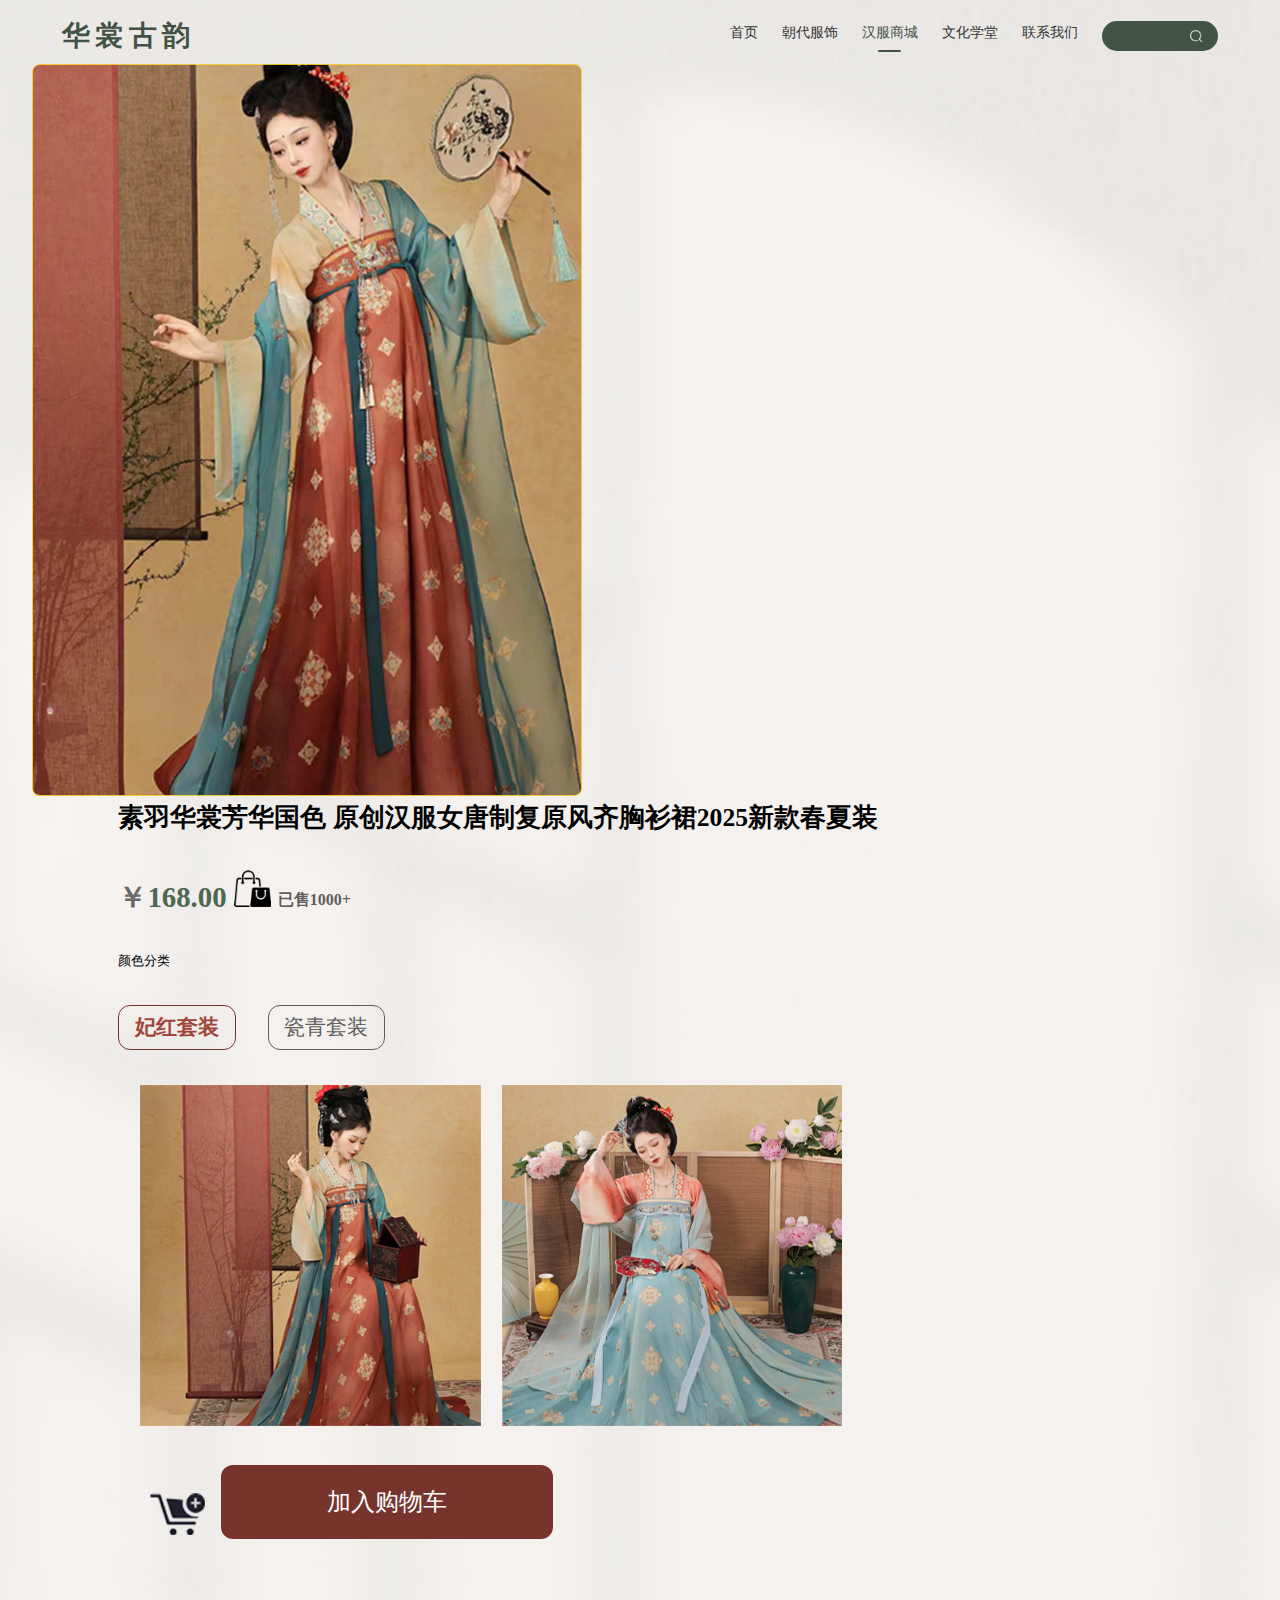
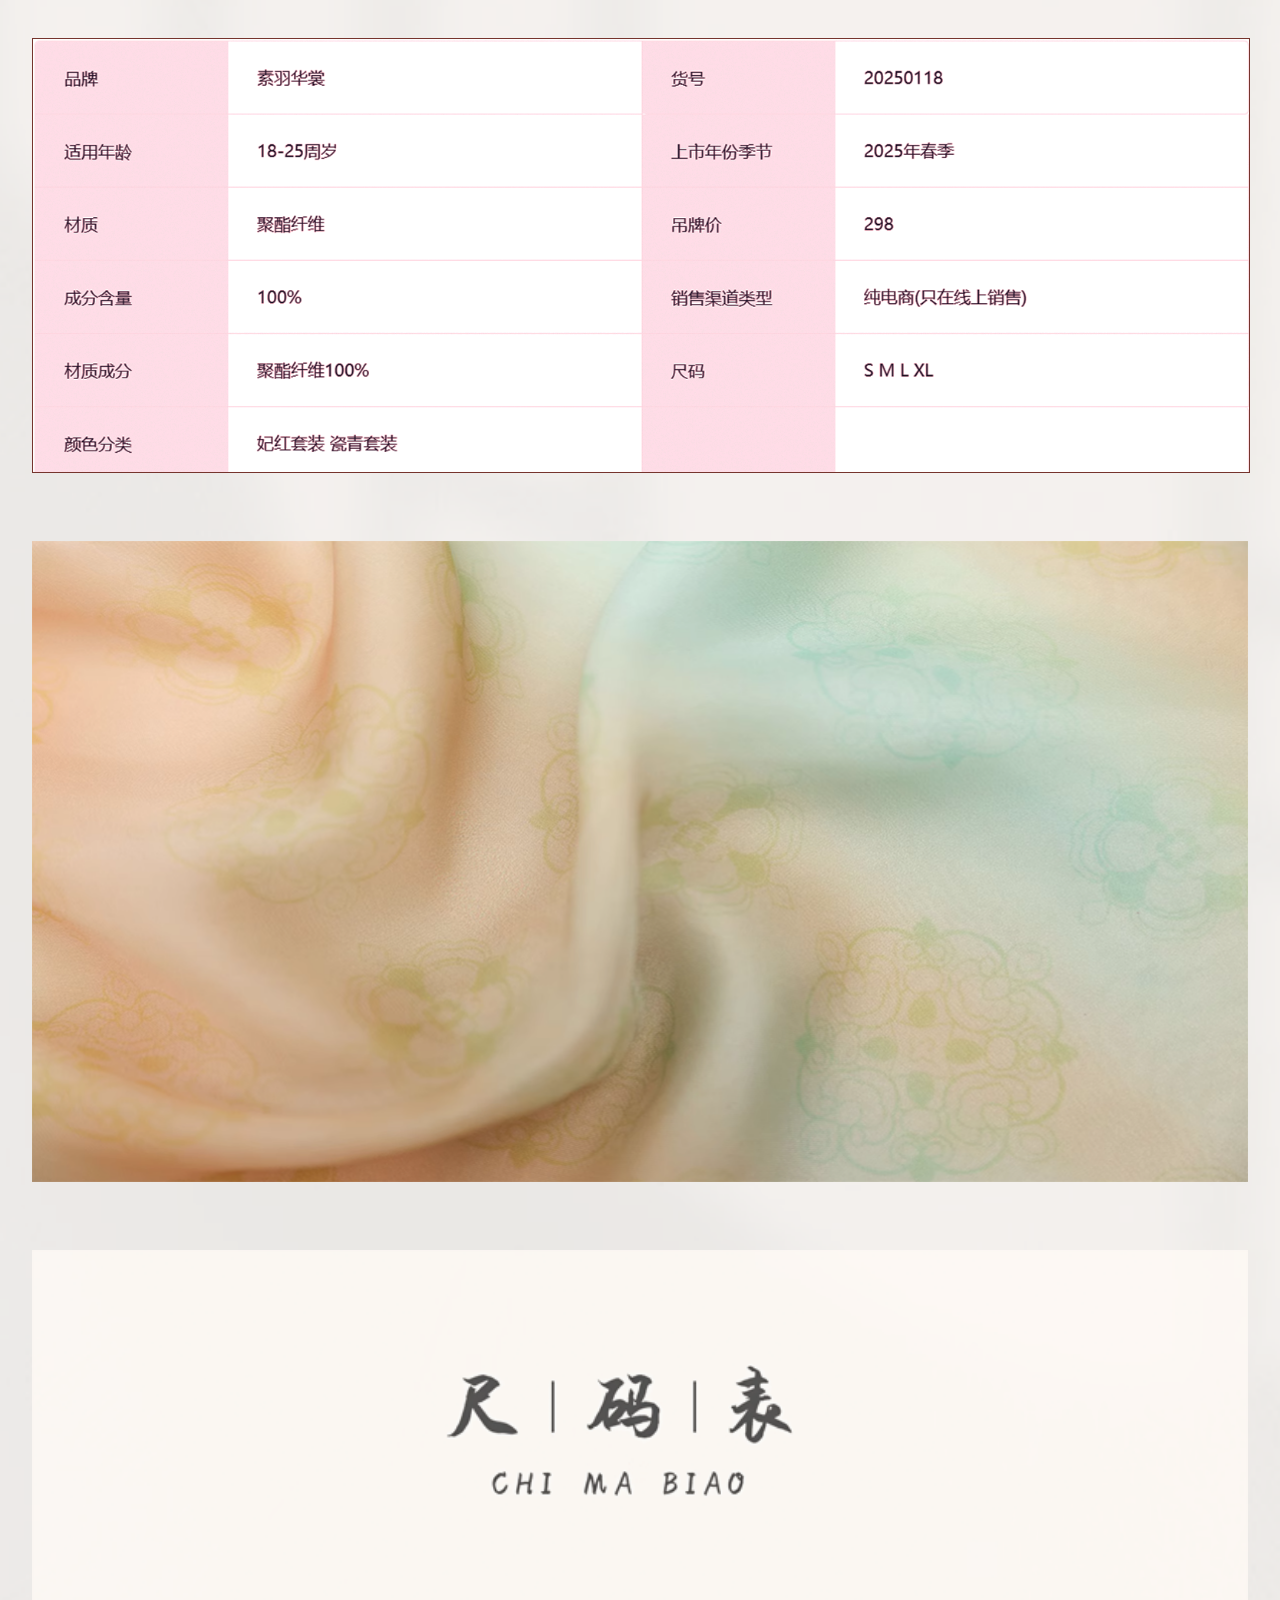
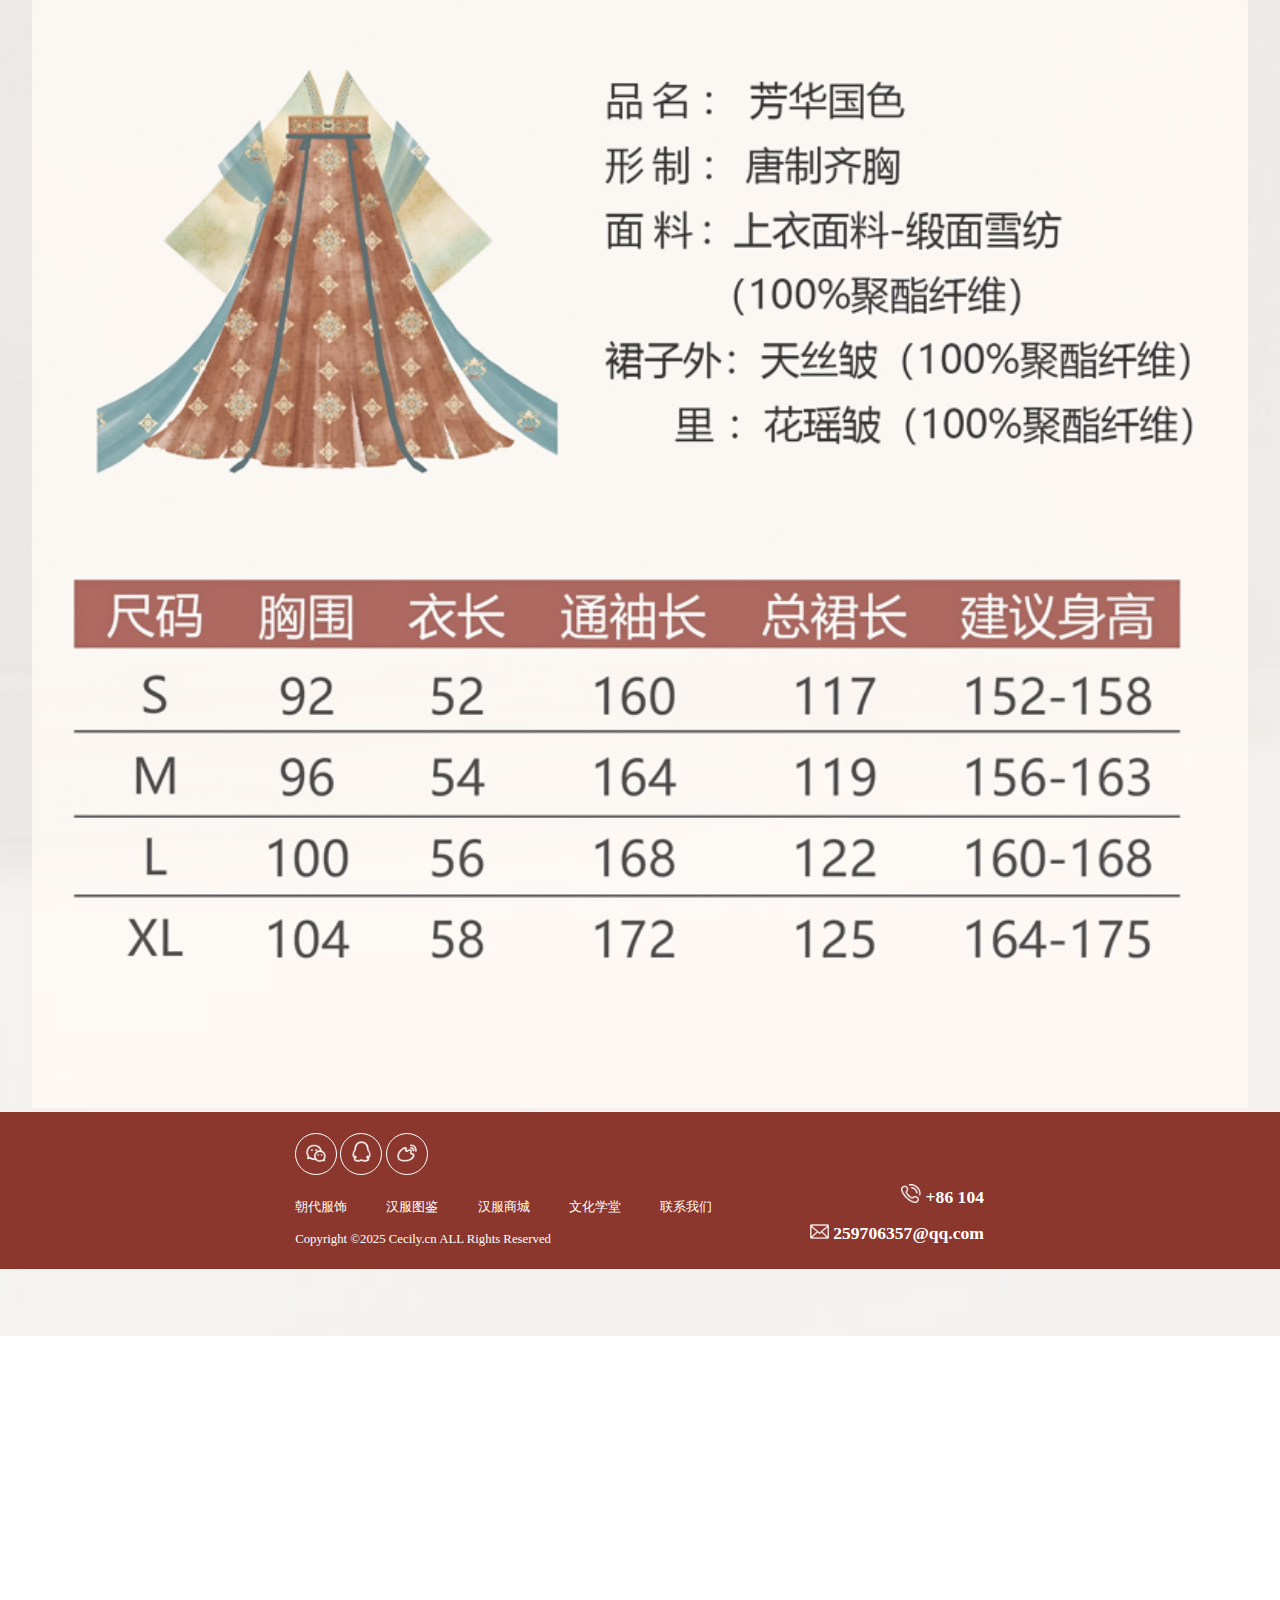
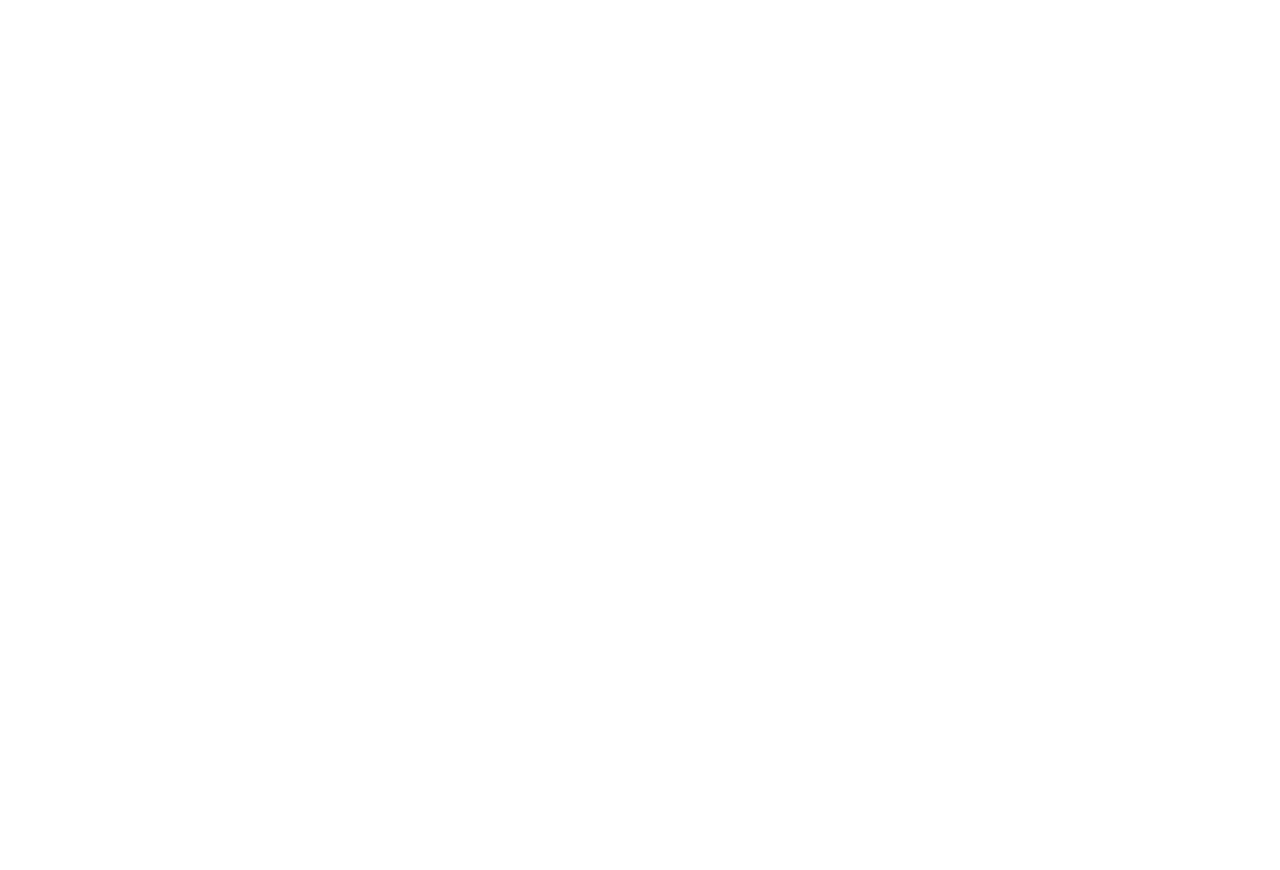
<file: buy.html>
<!DOCTYPE html>
<html lang="en">
  <head>
    <meta charset="UTF-8" />
    <meta name="viewport" content="width=device-width, initial-scale=1.0" />
    <title>唐制复原风齐胸衫裙购物</title>
    <link rel="stylesheet" href="css/buy.css" />
    <script src="js/buy.js"></script>
  </head>
  <body>
    <div id="page">
      <header class="header">
        <div class="logo">华裳古韵</div>
        <nav class="nav">
          <ul>
            <li>
              <a href="index.html">首页</a>
            </li>
            <li>
              <a href="cultureT.html">朝代服饰</a>
            </li>
            <li class="active"><a href="buy.html">汉服商城</a></li>
            <li><a href="history.html">文化学堂</a></li>
            <li><a href="contact.html">联系我们</a></li>
            <div class="search-box">
              <input type="text" placeholder="" />
              <button>
                <img src="./images/search.png" alt="搜索" class="icon-search" />
              </button>
            </div>
          </ul>
        </nav>
      </header>

      <div id="main">
        <div id="top">
          <ul>
            <li><img src="img/buy/first.png" /></li>
            <li>
              <div>
                <ul id="topIn">
                  <li>
                    <h1>
                      素羽华裳芳华国色
                      原创汉服女唐制复原风齐胸衫裙2025新款春夏装
                    </h1>
                  </li>
                  <li>
                    <section>
                      <span>￥</span>168.00
                      <img src="img/buy/bag.png" />
                      <span>已售1000+</span>
                    </section>
                  </li>
                  <li>颜色分类</li>
                  <li id="suit">
                    <span class="spanActive">妃红套装</span
                    ><span>瓷青套装</span>
                  </li>
                  <li id="imgShow">
                    <img src="img/buy/second1.png" /><img
                      src="img/buy/third1.png"
                    />
                  </li>
                  <li>
                    <img src="img/buy/shoppingCar.png" /><a href="#"
                      >加入购物车</a
                    >
                  </li>
                </ul>
              </div>
            </li>
          </ul>
        </div>
        <div id="middle">
          <img src="img/buy/fourth.png" />
          <img src="img/buy/fifth.png" />
          <img src="img/buy/sixth.png" style="opacity: 0.8" />
        </div>
      </div>
    </div>
    <div id="bottom">
      <ul id="three">
        <li>
          <img src="img/shopping1/wx.png" />
        </li>
        <li>
          <img src="img/shopping1/QQ.png" />
        </li>
        <li>
          <img src="img/shopping1/wb.png" />
        </li>
      </ul>
      <div id="service">
        <span>朝代服饰</span>
        <span>汉服图鉴</span>
        <span>汉服商城</span>
        <span>文化学堂</span>
        <span>联系我们</span>
        <p>Copyright ©2025 Cecily.cn ALL Rights Reserved</p>
      </div>
      <ul id="contact">
        <li>
          <img src="img/shopping1/iphone.png" />
          <span>+86 104</span>
        </li>
        <li>
          <img src="img/shopping1/com.png" />
          <span>259706357@qq.com</span>
        </li>
      </ul>
    </div>
  </body>
</html>
</file>
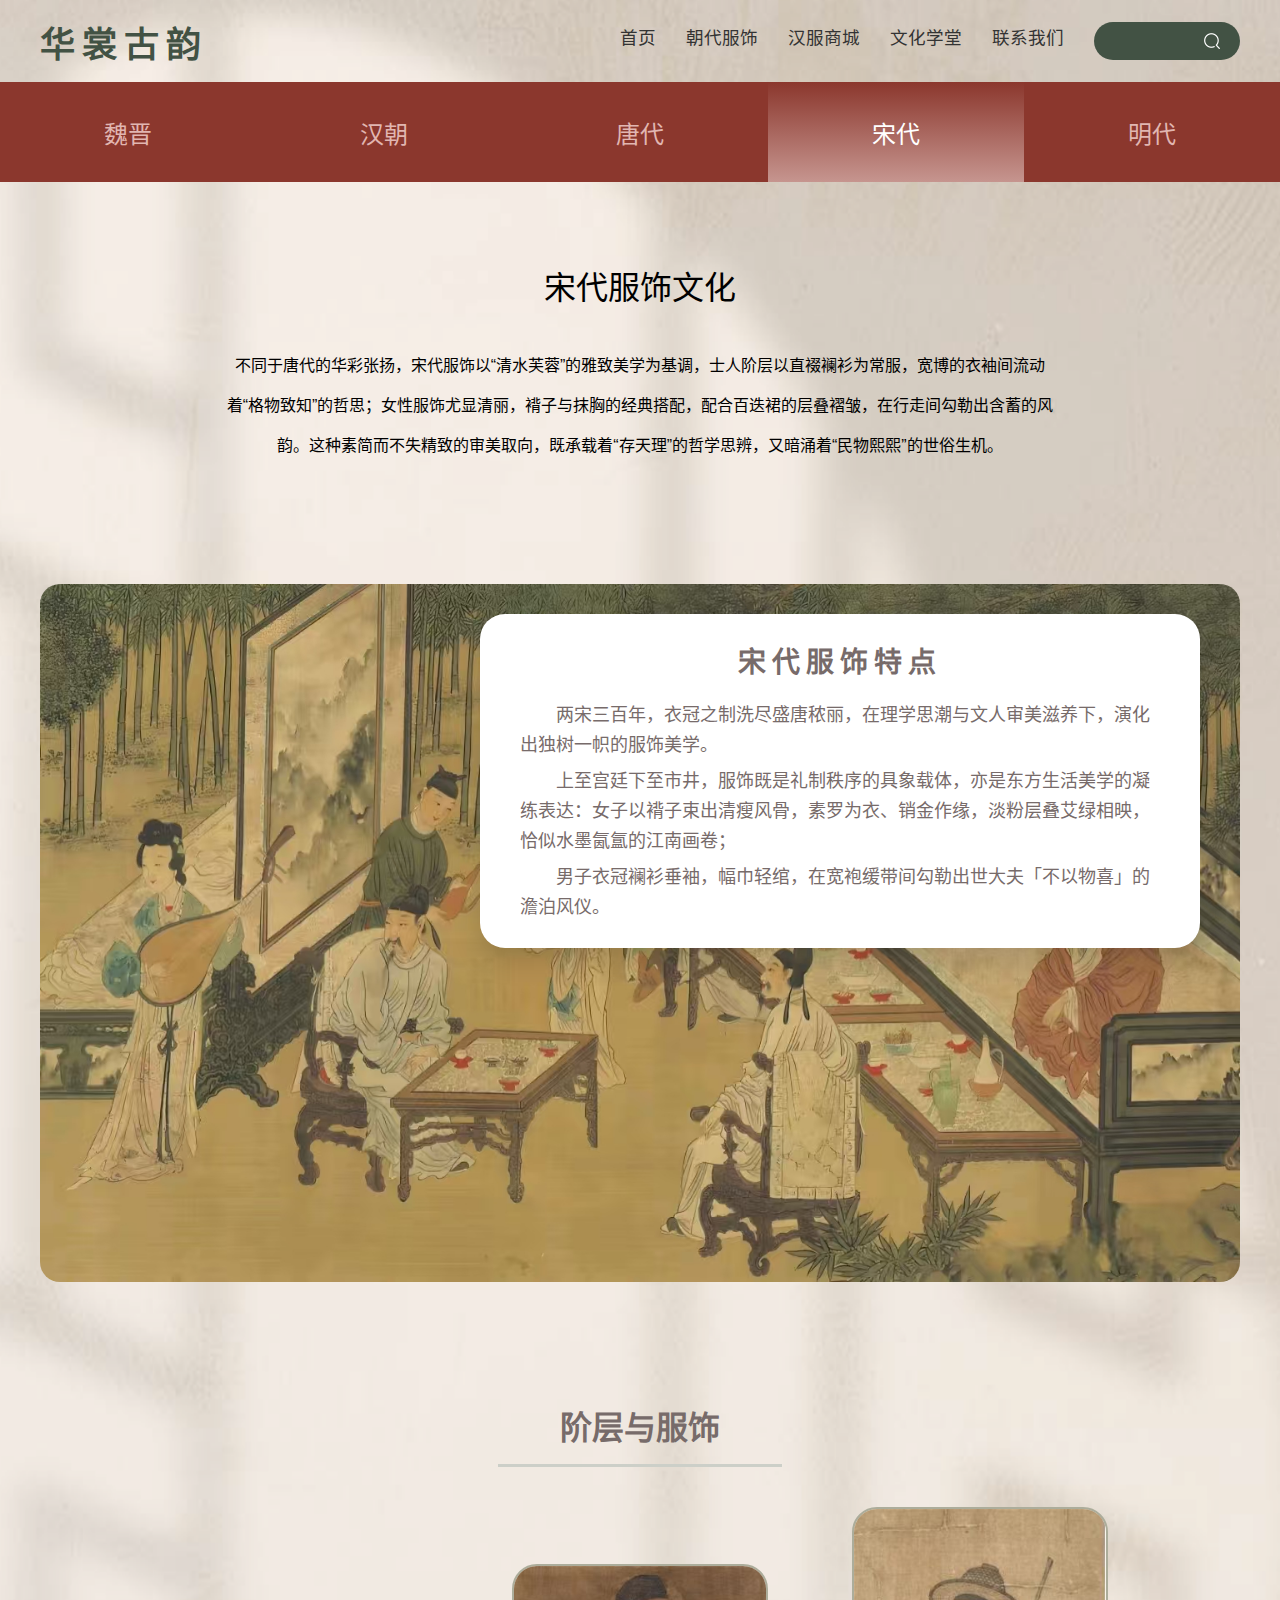
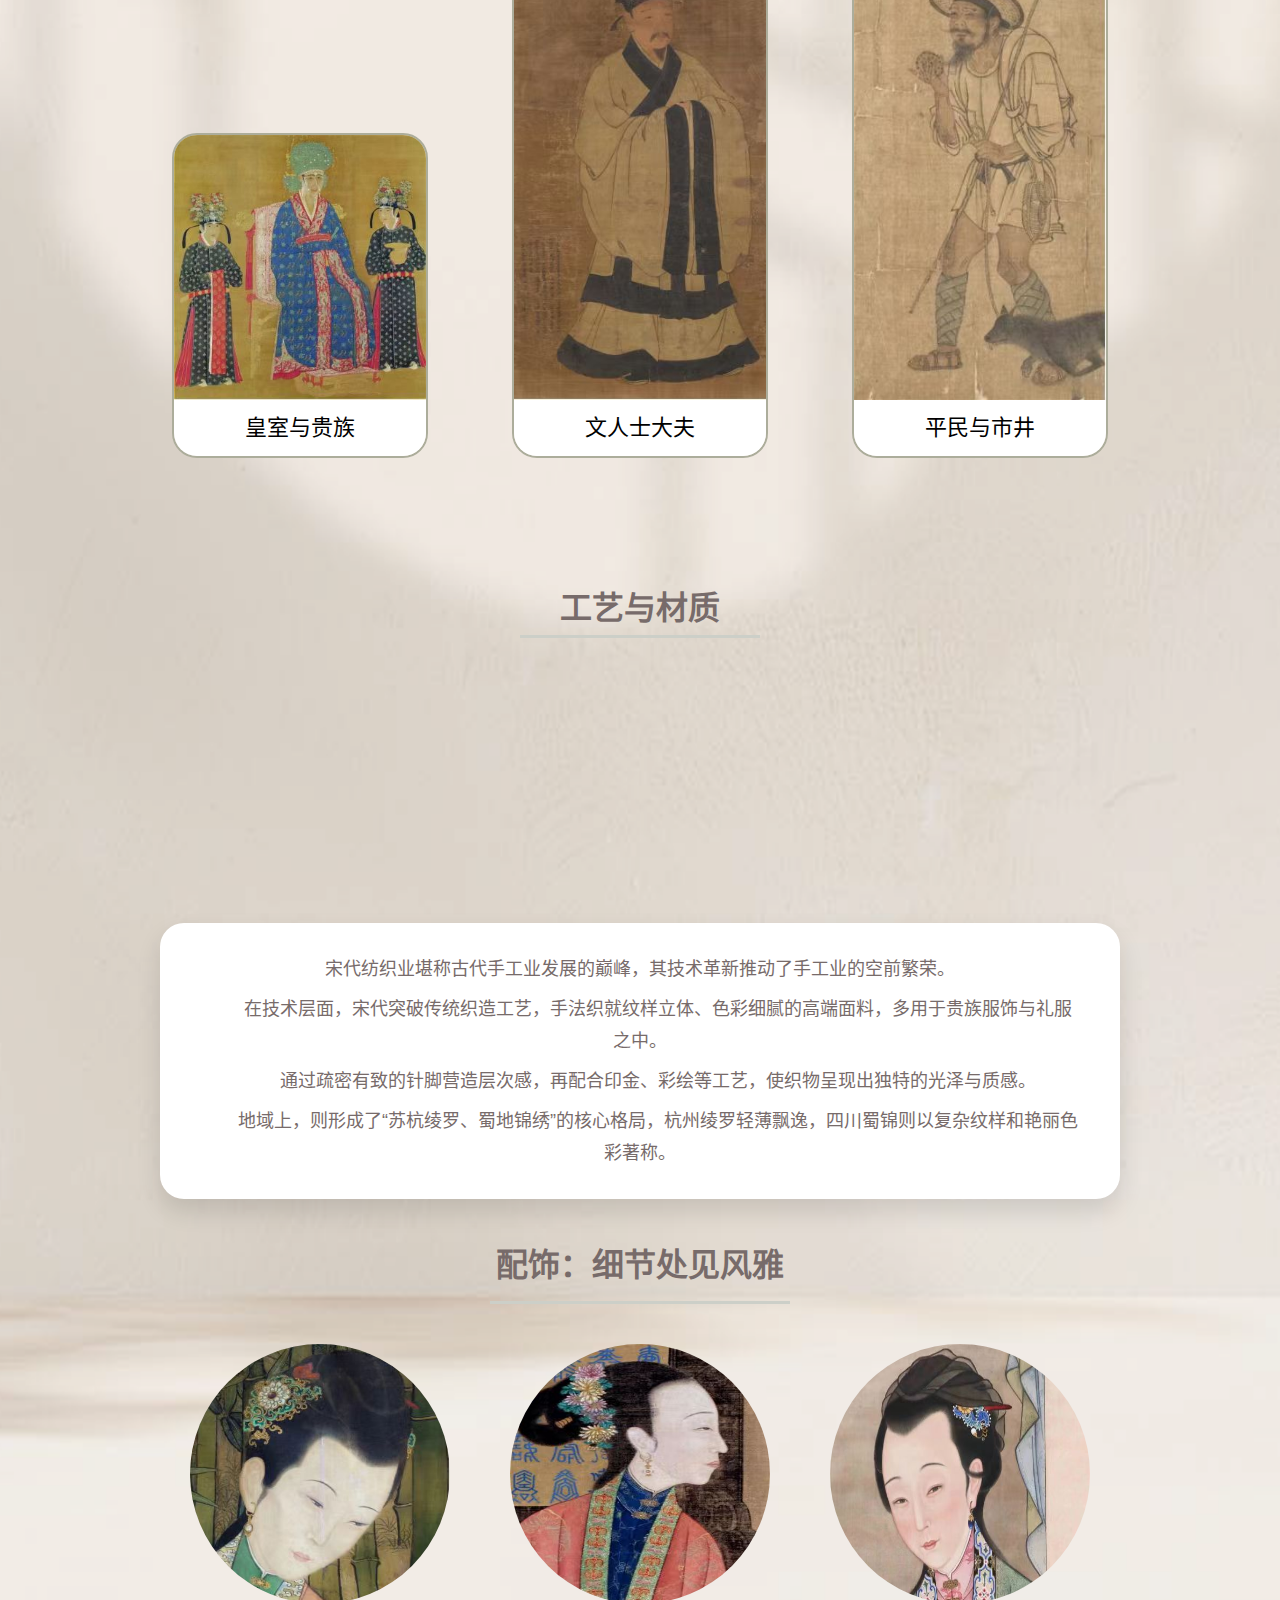
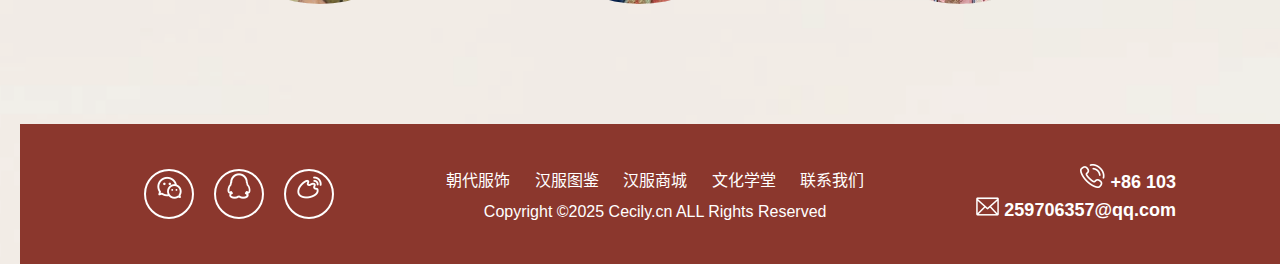
<file: cultureS.html>
<!DOCTYPE html>
<html lang="zh-CN">
  <head>
    <meta charset="UTF-8" />
    <meta name="viewport" content="width=device-width, initial-scale=1.0" />
    <title>宋朝服饰</title>
    <link rel="stylesheet" href="css/cultureS.css" />
    <script src="js/cultureS.js"></script>
  </head>
  <body>
    <!-- 顶部导航 -->
    <header class="header">
      <div class="logo">华裳古韵</div>
      <nav class="nav">
        <ul>
          <li><a href="index.html">首页</a></li>
          <li><a href="cultureT.html">朝代服饰</a></li>
          <li><a href="buy.html">汉服商城</a></li>
          <li><a href="history.html">文化学堂</a></li>
          <li><a href="contact.html">联系我们</a></li>
          <div class="search-box">
            <input type="text" placeholder="" />
            <button>
              <img src="./images/search.png" alt="搜索" class="icon-search" />
            </button>
          </div>
        </ul>
      </nav>
    </header>

    <!-- 朝代导航条 -->
    <ul id="dynasty">
      <li><a href="#">魏晋</a></li>
      <li><a href="#">汉朝</a></li>
      <li><a href="#">唐代</a></li>
      <li><a href="cultureS.html" class="dynastyStyle">宋代</a></li>
      <li><a href="#">明代</a></li>
    </ul>

    <div id="page">
      <div id="main">
        <!-- 顶部说明文字 -->
        <div id="title">
          <h1>宋代服饰文化</h1>
          <p>
            不同于唐代的华彩张扬，宋代服饰以“清水芙蓉”的雅致美学为基调，士人阶层以直裰襕衫为常服，宽博的衣袖间流动
          </p>
          <p>
            着“格物致知”的哲思；女性服饰尤显清丽，褙子与抹胸的经典搭配，配合百迭裙的层叠褶皱，在行走间勾勒出含蓄的风
          </p>
          <p>
            韵。这种素简而不失精致的审美取向，既承载着“存天理”的哲学思辨，又暗涌着“民物熙熙”的世俗生机。
          </p>
        </div>

        <!-- 模块一：宋代服饰特点 大画 + 浮层文字 -->
        <div id="background1">
          <img src="img/cultureS/first.png" alt="宋代服饰场景" />
          <div>
            <section id="B1"></section>
            <section id="B1Text">
              <h3>宋代服饰特点</h3>
              <p>
                两宋三百年，衣冠之制洗尽盛唐秾丽，在理学思潮与文人审美滋养下，演化出独树一帜的服饰美学。
              </p>
              <p>
                上至宫廷下至市井，服饰既是礼制秩序的具象载体，亦是东方生活美学的凝练表达：女子以褙子束出清瘦风骨，素罗为衣、销金作缘，淡粉层叠艾绿相映，恰似水墨氤氲的江南画卷；
              </p>
              <p>
                男子衣冠襕衫垂袖，幅巾轻绾，在宽袍缓带间勾勒出世大夫「不以物喜」的澹泊风仪。
              </p>
            </section>
          </div>
        </div>

        <!-- 模块二：阶层与服饰 -->
        <div id="background2">
          <h3>阶层与服饰</h3>
          <p></p>
          <section>
            <ul>
              <li>
                <img src="img/cultureS/second.png" alt="皇室与贵族" />
                <p>皇室与贵族</p>
              </li>
              <li>
                <span
                  ><img src="img/cultureS/third.png" alt="文人士大夫"
                /></span>
                <p>文人士大夫</p>
              </li>
              <li>
                <span
                  ><img src="img/cultureS/fourth.png" alt="平民与市井"
                /></span>
                <p>平民与市井</p>
              </li>
            </ul>
          </section>
        </div>

        <!-- 模块三：工艺与材质（轮播 + 白色文字卡片） -->
        <div class="craft-section">
          <div id="one">
            <h3>工艺与材质</h3>
          </div>

          <div class="craft-media">
            <!-- 轮播 -->
            <div id="carousel">
              <section id="imgList">
                <img src="img/cultureS/seventh.png" alt="" />
                <img src="img/cultureS/fifth.png" alt="" />
                <img src="img/cultureS/sixth.png" alt="" />
                <img src="img/cultureS/seventh.png" alt="" />
                <img src="img/cultureS/fifth.png" alt="" />
              </section>
            </div>

            <!-- 覆盖在轮播下缘的文字卡片 -->
            <div class="craft-text">
              <p>
                宋代纺织业堪称古代手工业发展的巅峰，其技术革新推动了手工业的空前繁荣。
              </p>
              <p>
                在技术层面，宋代突破传统织造工艺，手法织就纹样立体、色彩细腻的高端面料，多用于贵族服饰与礼服之中。
              </p>
              <p>
                通过疏密有致的针脚营造层次感，再配合印金、彩绘等工艺，使织物呈现出独特的光泽与质感。
              </p>
              <p>
                地域上，则形成了“苏杭绫罗、蜀地锦绣”的核心格局，杭州绫罗轻薄飘逸，四川蜀锦则以复杂纹样和艳丽色彩著称。
              </p>
            </div>
          </div>
        </div>

        <!-- 模块四：配饰 -->
        <div id="background4">
          <h3>配饰：细节处见风雅</h3>
          <p></p>
          <ul>
            <li><img src="img/cultureS/eighth.png" alt="簪花" /></li>
            <li><img src="img/cultureS/ninth.png" alt="首饰" /></li>
            <li><img src="img/cultureS/ten.png" alt="佩饰" /></li>
          </ul>
        </div>
      </div>

      <!-- 底部 -->
      <div id="bottom">
        <ul id="three">
          <li><img src="img/shopping1/wx.png" alt="微信" /></li>
          <li><img src="img/shopping1/QQ.png" alt="QQ" /></li>
          <li><img src="img/shopping1/wb.png" alt="微博" /></li>
        </ul>
        <div id="service">
          <span>朝代服饰</span>
          <span>汉服图鉴</span>
          <span>汉服商城</span>
          <span>文化学堂</span>
          <span>联系我们</span>
          <p>Copyright ©2025 Cecily.cn ALL Rights Reserved</p>
        </div>
        <ul id="contact">
          <li>
            <img src="img/shopping1/iphone.png" alt="电话" />
            <span>+86 103</span>
          </li>
          <li>
            <img src="img/shopping1/com.png" alt="邮箱" />
            <span>259706357@qq.com</span>
          </li>
        </ul>
      </div>
    </div>
  </body>
</html>
</file>
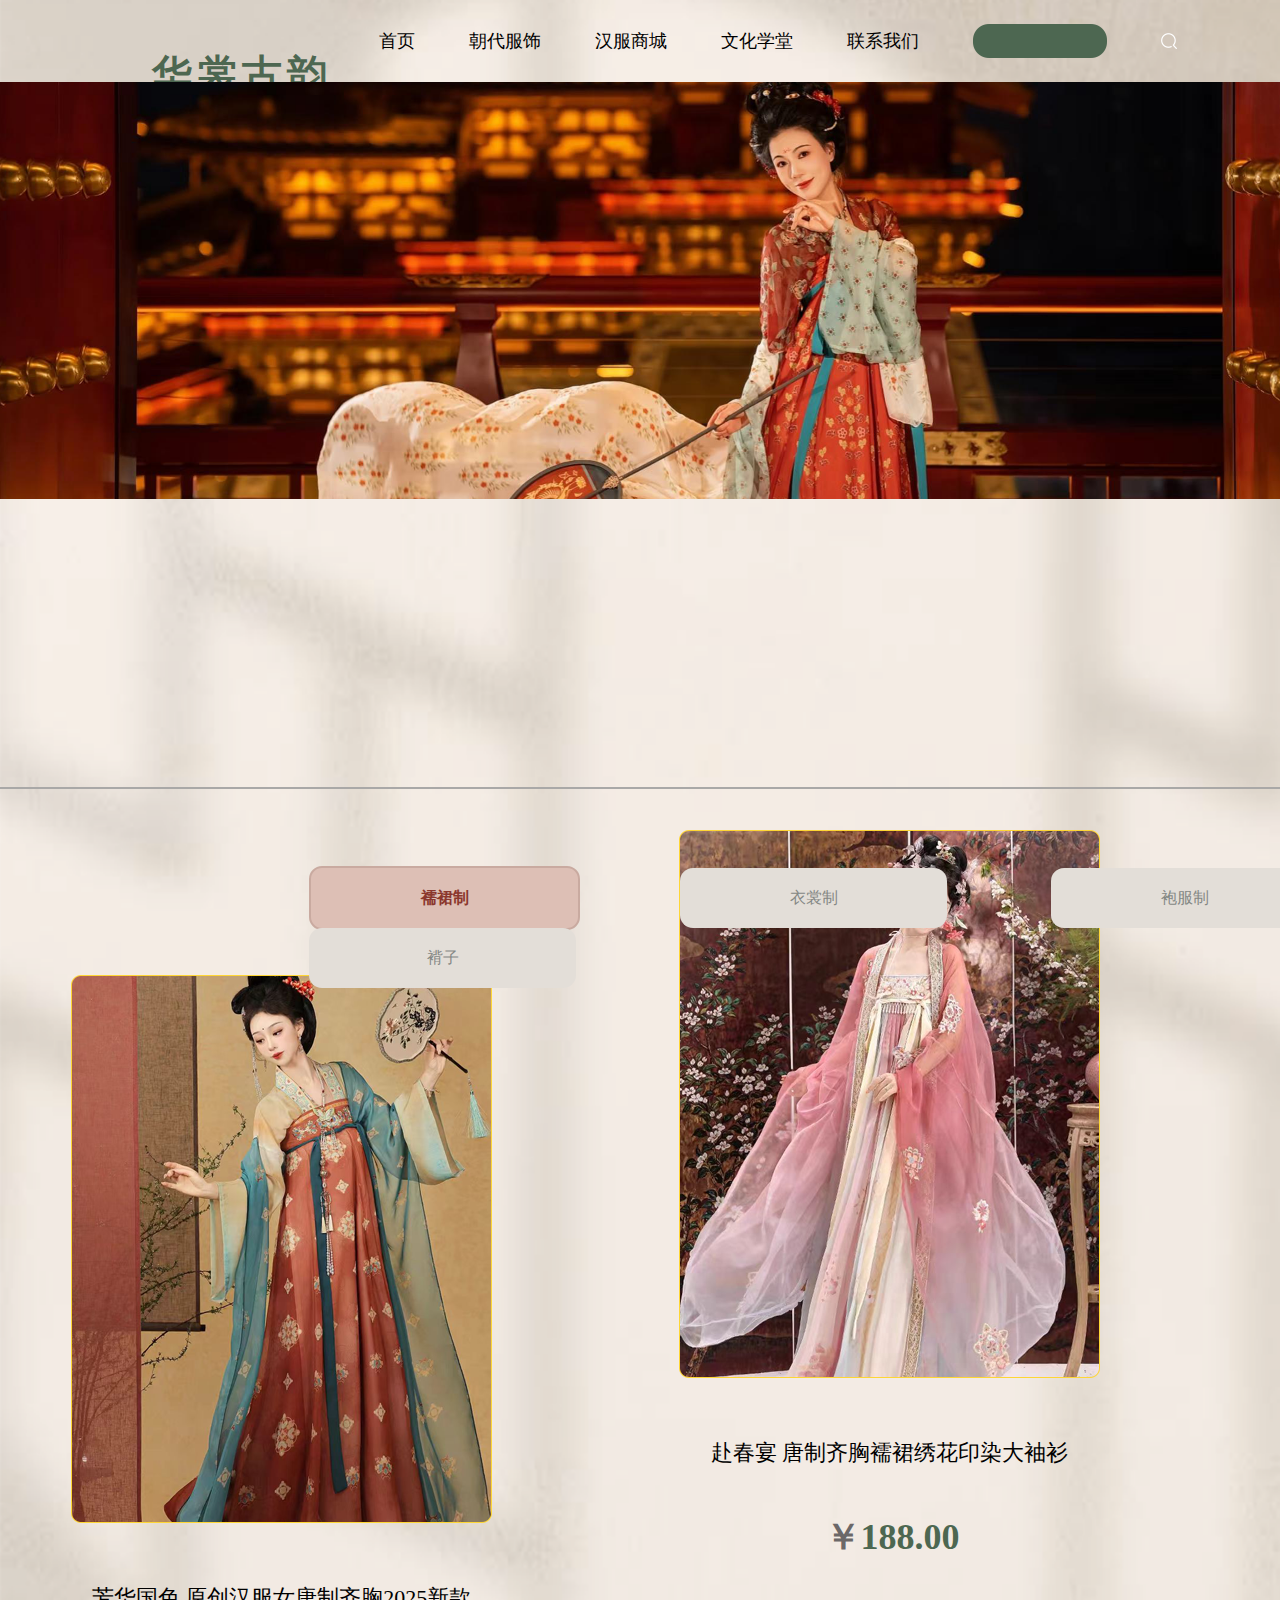
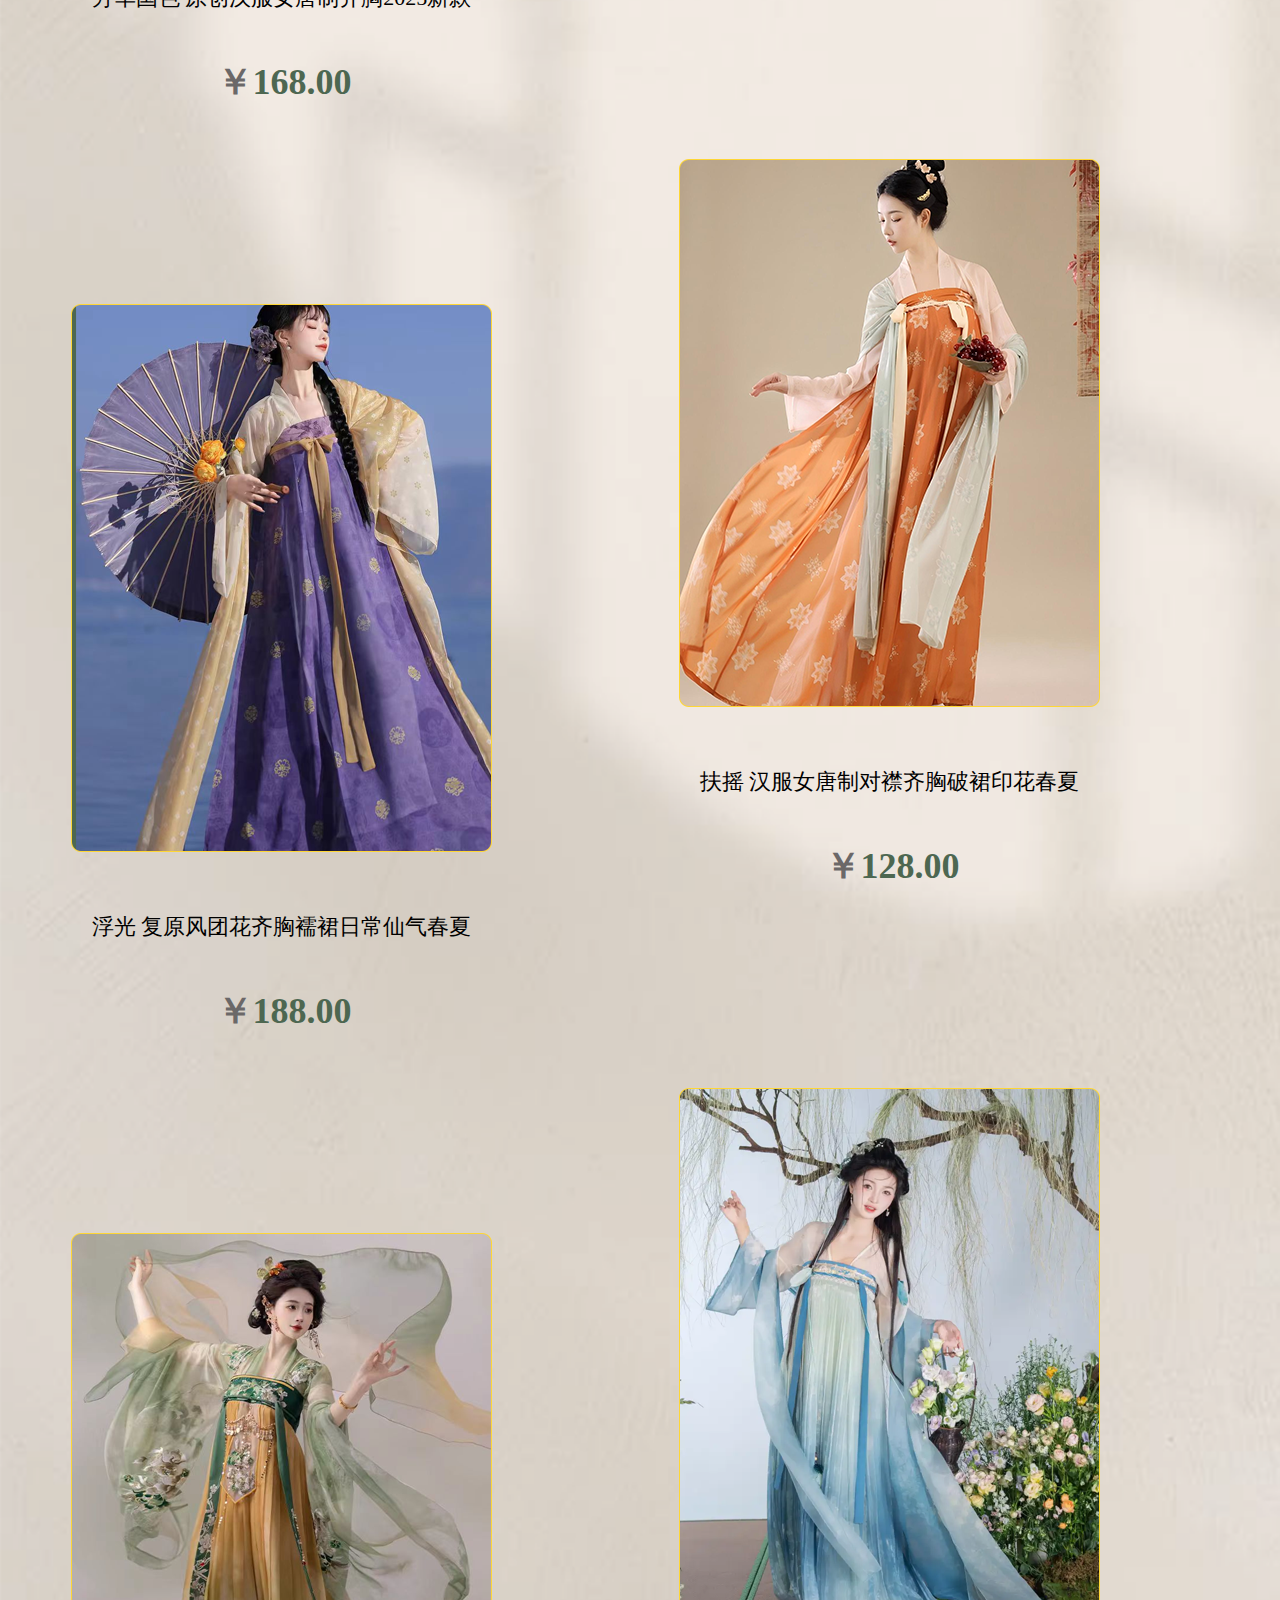
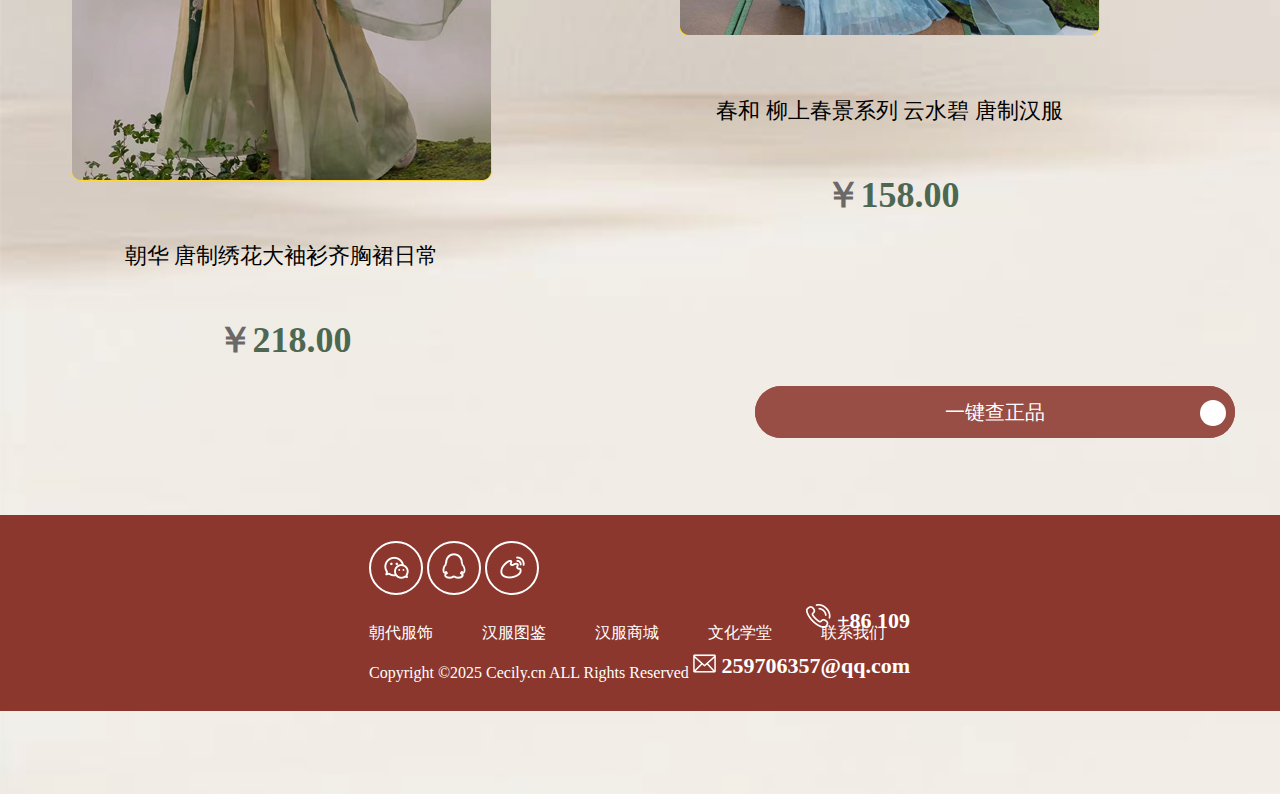
<file: shopping1.html>
<!DOCTYPE html>
<html lang="en">
  <head>
    <meta charset="UTF-8" />
    <meta name="viewport" content="width=device-width, initial-scale=1.0" />
    <title>襦裙制购物</title>
    <link rel="stylesheet" href="css/shopping.css" />
    <script src="js/shopping.js"></script>
  </head>
  <body>
    <header>
      <section>
        <h1>华裳古韵</h1>
        <ul>
          <li>
            <a href="index.html">首页</a>
          </li>
          <li>
            <a href="cultureT.html">朝代服饰</a>
          </li>
          <li>
            <a href="buy.html">汉服商城</a>
          </li>
          <li>
            <a href="history.html">文化学堂</a>
          </li>
          <li><a href="contact.html">联系我们</a></li>
          <li><img src="img/shopping1/inputBox.png" /></li>
          <li><img src="img/shopping1/searchFor.png" /></li>
        </ul>
      </section>
      <div id="one">
        <img src="img/shopping1/header.png" />
      </div>
    </header>
    <div id="page">
      <div id="main">
        <ul id="navigationUl">
          <li><a href="shopping1.html" class="bgcAndC">襦裙制</a></li>
          <li><a href="#">衣裳制</a></li>
          <li><a href="#">袍服制</a></li>
          <li><a href="shopping2.html">褙子</a></li>
        </ul>
        <ul id="mainUl">
          <li>
            <img src="img/shopping1/first.png" id="shoppingFirst" />
            <p>芳华国色 原创汉服女唐制齐胸2025新款</p>
            <p><span>￥</span>168.00</p>
          </li>
          <li>
            <img src="img/shopping1/second.png" />
            <p>赴春宴 唐制齐胸襦裙绣花印染大袖衫</p>
            <p><span>￥</span>188.00</p>
            <span></span>
          </li>
          <li>
            <img src="img/shopping1/third.png" />
            <p>花满园 唐制汉服女对襟衫齐胸破裙春夏</p>
            <p><span>￥</span>198.00</p>
            <span></span>
          </li>
          <li>
            <img src="img/shopping1/fourth.png" />
            <p>浮光 复原风团花齐胸襦裙日常仙气春夏</p>
            <p><span>￥</span>188.00</p>
            <span></span>
          </li>
          <li>
            <img src="img/shopping1/fifth.png" />
            <p>扶摇 汉服女唐制对襟齐胸破裙印花春夏</p>
            <p><span>￥</span>128.00</p>
            <span></span>
          </li>
          <li>
            <img src="img/shopping1/sixth.png" />
            <p>扶风 汉服荷花唐制风齐胸襦裙上衫破裙</p>
            <p><span>￥</span>178.00</p>
            <span></span>
          </li>
          <li>
            <img src="img/shopping1/seventh.png" />
            <p>朝华 唐制绣花大袖衫齐胸裙日常</p>
            <p><span>￥</span>218.00</p>
            <span></span>
          </li>
          <li>
            <img src="img/shopping1/eighth.png" />
            <p>春和 柳上春景系列 云水碧 唐制汉服</p>
            <p><span>￥</span>158.00</p>
            <span></span>
          </li>
          <li>
            <img src="img/shopping1/ninth.png" />
            <p>鸿御阁 原创汉服女中国风改良齐胸襦裙</p>
            <p><span>￥</span>168.00</p>
            <span></span>
          </li>
        </ul>
      </div>

      <label class="switch">
        <input type="checkbox" />
        <span class="slider"></span>
        <span class="switch-text">一键查正品</span>
      </label>
    </div>
    <div id="bottom">
      <ul id="three">
        <li>
          <img src="img/shopping1/wx.png" />
        </li>
        <li>
          <img src="img/shopping1/QQ.png" />
        </li>
        <li>
          <img src="img/shopping1/wb.png" />
        </li>
      </ul>
      <div id="service">
        <span>朝代服饰</span>
        <span>汉服图鉴</span>
        <span>汉服商城</span>
        <span>文化学堂</span>
        <span>联系我们</span>
        <p>Copyright ©2025 Cecily.cn ALL Rights Reserved</p>
      </div>
      <ul id="contact">
        <li>
          <img src="img/shopping1/iphone.png" />
          <span>+86 109</span>
        </li>
        <li>
          <img src="img/shopping1/com.png" />
          <span>259706357@qq.com</span>
        </li>
      </ul>
    </div>
  </body>
</html>
</file>
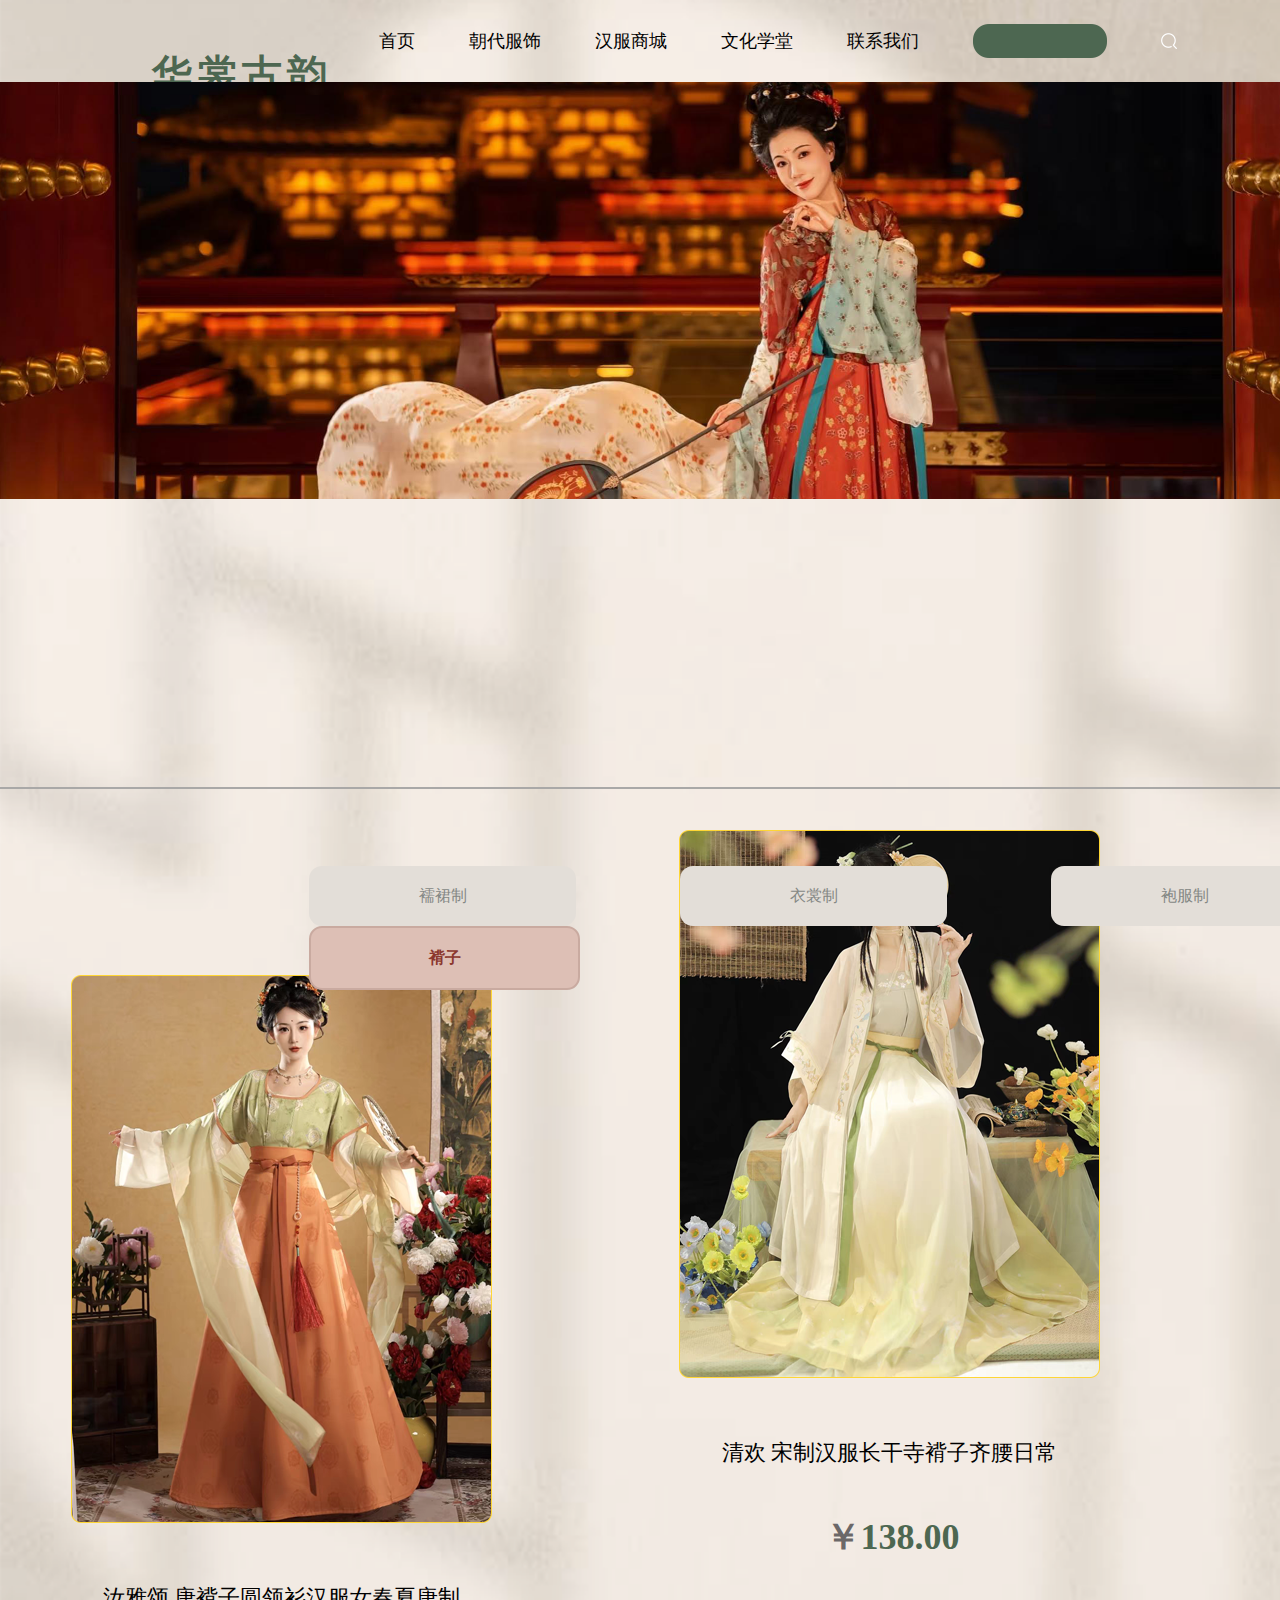
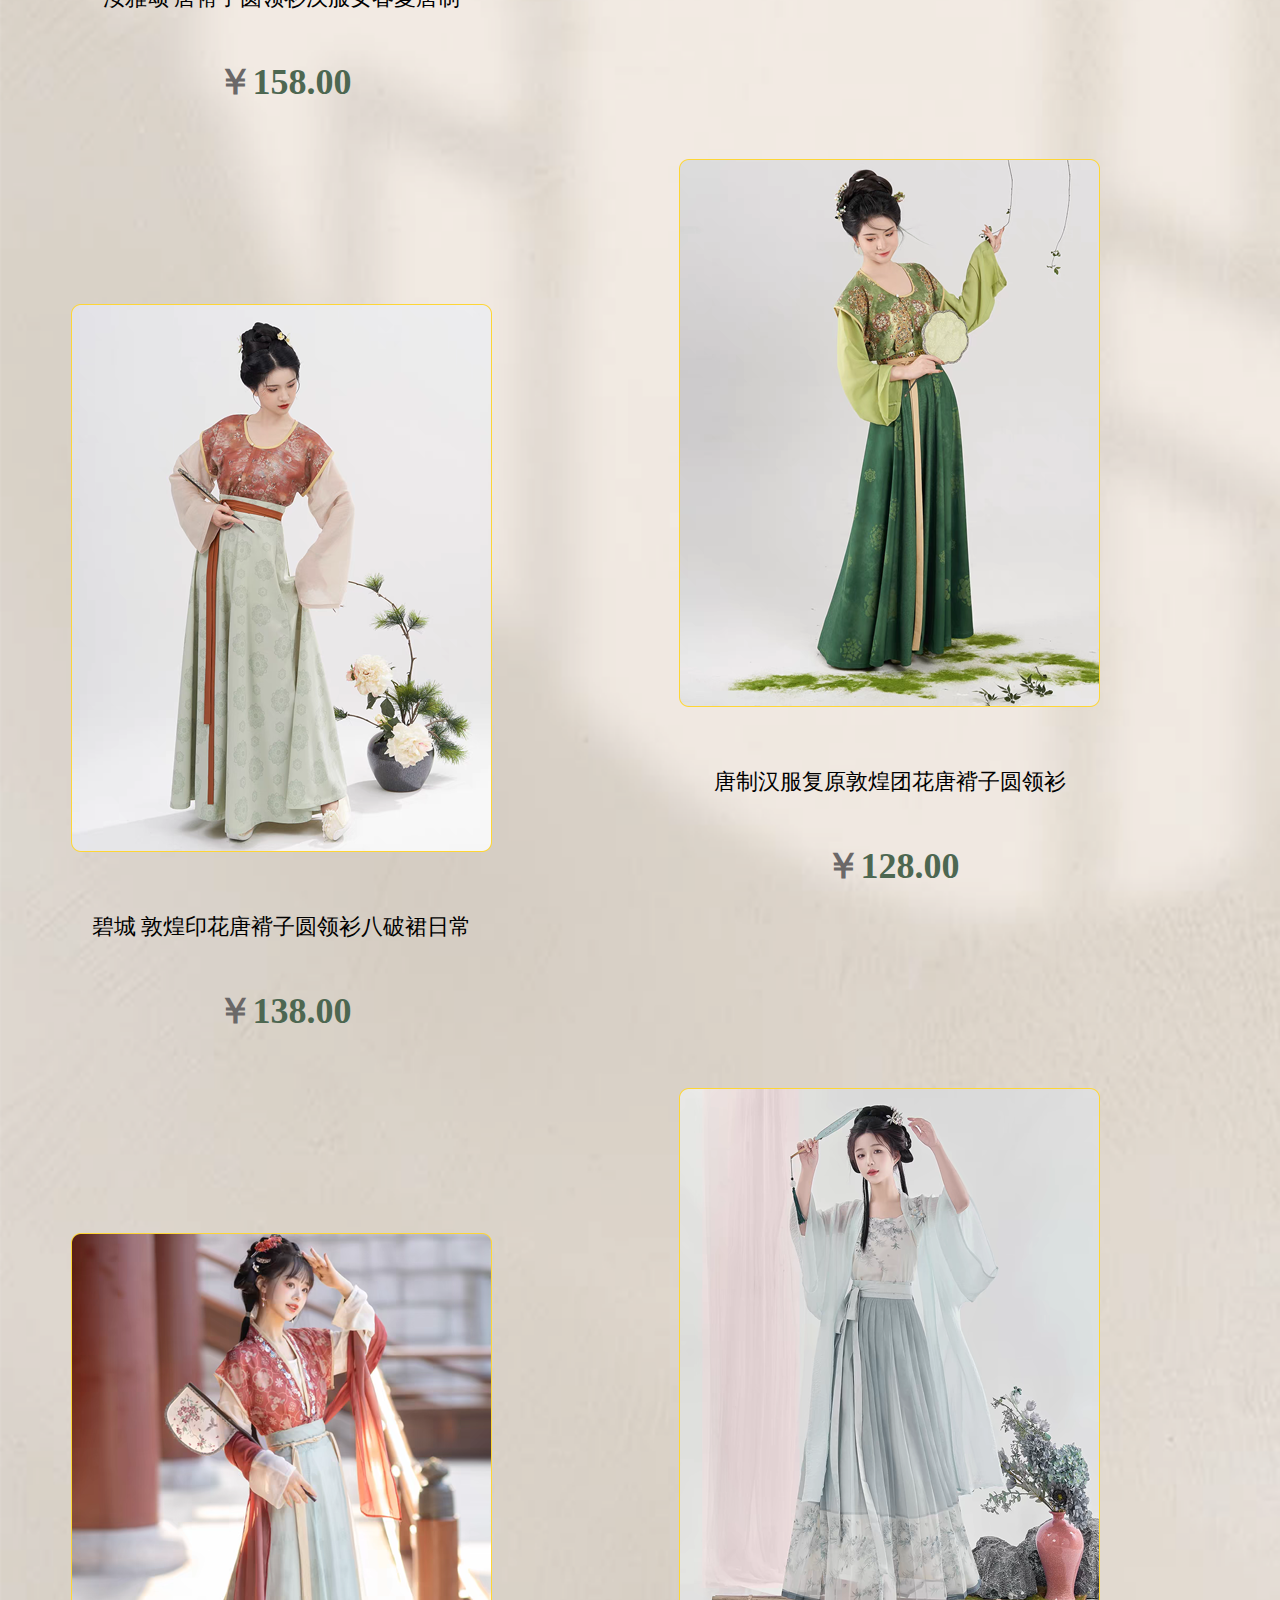
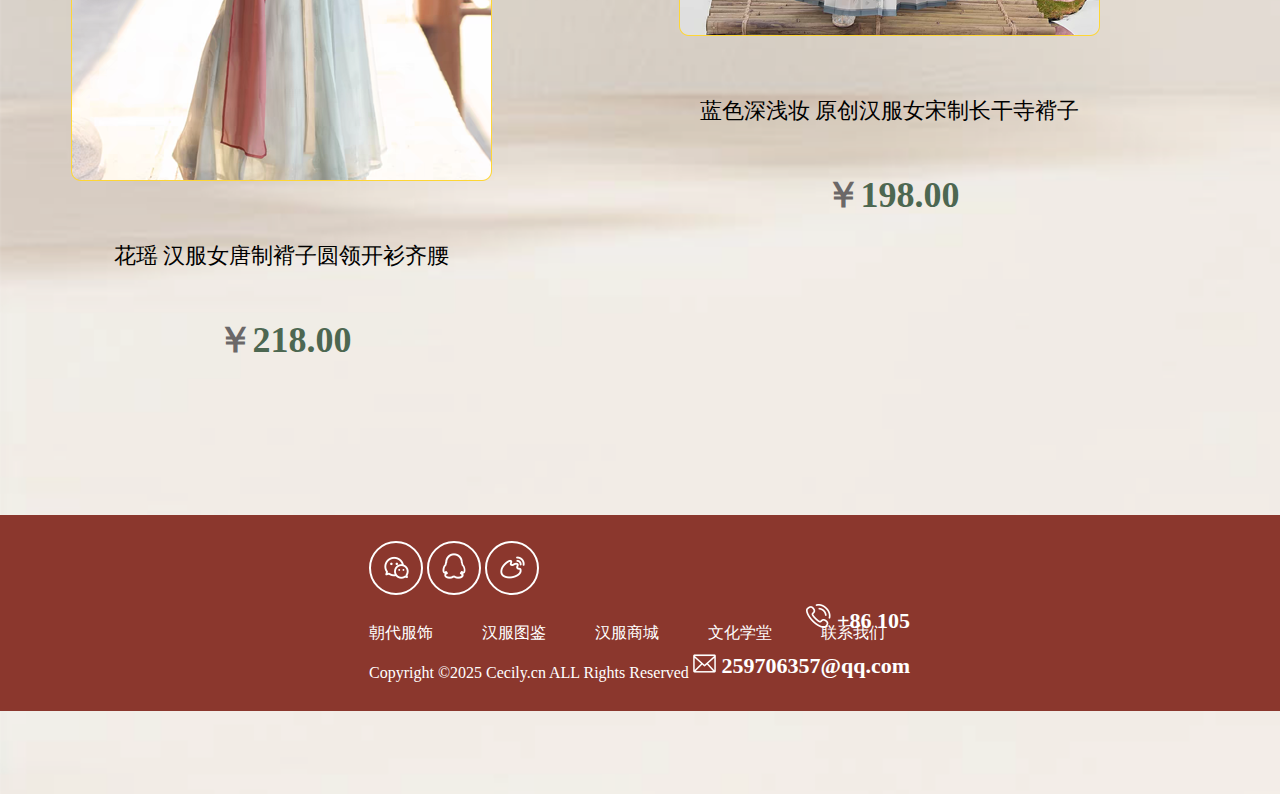
<file: shopping2.html>
<!DOCTYPE html>
<html lang="en">
  <head>
    <meta charset="UTF-8" />
    <meta name="viewport" content="width=device-width, initial-scale=1.0" />
    <title>褙子购物</title>
    <link rel="stylesheet" href="css/shopping.css" />
    <script src="js/shopping.js"></script>
  </head>
  <body>
    <header>
      <section>
        <h1>华裳古韵</h1>
        <ul>
          <li>
            <a href="index.html">首页</a>
          </li>
          <li>
            <a href="cultureT.html">朝代服饰</a>
          </li>
          <li>
            <a href="buy.html">汉服商城</a>
          </li>
          <li>
            <a href="history.html">文化学堂</a>
          </li>
          <li><a href="contact.html">联系我们</a></li>
          <li><img src="img/shopping1/inputBox.png" /></li>
          <li><img src="img/shopping1/searchFor.png" /></li>
        </ul>
      </section>
      <div id="one">
        <img src="img/shopping1/header.png" />
      </div>
    </header>
    <div id="page">
      <div id="main">
        <ul id="navigationUl">
          <li><a href="shopping1.html">襦裙制</a></li>
          <li><a href="#">衣裳制</a></li>
          <li><a href="#">袍服制</a></li>
          <li><a href="shopping2.html" class="bgcAndC">褙子</a></li>
        </ul>
        <ul id="mainUl">
          <li>
            <img src="img/shopping2/first.png" />
            <p>汝雅颂 唐褙子圆领衫汉服女春夏唐制</p>
            <p><span>￥</span>158.00</p>
          </li>
          <li>
            <img src="img/shopping2/second.png" />
            <p>清欢 宋制汉服长干寺褙子齐腰日常</p>
            <p><span>￥</span>138.00</p>
            <span></span>
          </li>
          <li>
            <img src="img/shopping2/third.png" />
            <p>春几枝 新款宋制汉服女长干寺短袖褙子</p>
            <p><span>￥</span>228.00</p>
            <span></span>
          </li>
          <li>
            <img src="img/shopping2/fourth.png" />
            <p>碧城 敦煌印花唐褙子圆领衫八破裙日常</p>
            <p><span>￥</span>138.00</p>
            <span></span>
          </li>
          <li>
            <img src="img/shopping2/fifth.png" />
            <p>唐制汉服复原敦煌团花唐褙子圆领衫</p>
            <p><span>￥</span>128.00</p>
            <span></span>
          </li>
          <li>
            <img src="img/shopping2/sixth.png" />
            <p>深浅妆 原创汉服女宋制长干寺褙子百迭</p>
            <p><span>￥</span>178.00</p>
            <span></span>
          </li>
          <li>
            <img src="img/shopping2/seventh.png" />
            <p>花瑶 汉服女唐制褙子圆领开衫齐腰</p>
            <p><span>￥</span>218.00</p>
            <span></span>
          </li>
          <li>
            <img src="img/shopping2/eighth.png" />
            <p>蓝色深浅妆 原创汉服女宋制长干寺褙子</p>
            <p><span>￥</span>198.00</p>
            <span></span>
          </li>
          <li>
            <img src="img/shopping2/ninth.png" />
            <p>桃花笑唐褙子原创唐制汉服圆领衫印齐腰</p>
            <p><span>￥</span>168.00</p>
            <span></span>
          </li>
        </ul>
      </div>
    </div>
    <div id="bottom">
      <ul id="three">
        <li>
          <img src="img/shopping1/wx.png" />
        </li>
        <li>
          <img src="img/shopping1/QQ.png" />
        </li>
        <li>
          <img src="img/shopping1/wb.png" />
        </li>
      </ul>
      <div id="service">
        <span>朝代服饰</span>
        <span>汉服图鉴</span>
        <span>汉服商城</span>
        <span>文化学堂</span>
        <span>联系我们</span>
        <p>Copyright ©2025 Cecily.cn ALL Rights Reserved</p>
      </div>
      <ul id="contact">
        <li>
          <img src="img/shopping1/iphone.png" />
          <span>+86 105</span>
        </li>
        <li>
          <img src="img/shopping1/com.png" />
          <span>259706357@qq.com</span>
        </li>
      </ul>
    </div>
  </body>
</html>
</file>
<file: css/buy.css>
* {
  margin: 0px;
  padding: 0px;
  text-decoration: none;
  list-style: none;
}

/* ================= 顶部导航 ================= */
.header {
  display: flex;
  align-items: center;
  justify-content: space-between;
  height: 80px;
  background: transparent;
  padding: 10px 57px 0;
  box-sizing: border-box;
}

.logo {
  font-size: 2.2rem;
  color: #425244;
  font-weight: bold;
  letter-spacing: 0.2em;
  font-family: "行书", serif;
}

/* 导航条整体 */
.nav {
  flex: 1;
  display: flex;
  justify-content: flex-end;
}

/* 菜单列表 */
.nav ul {
  display: flex;
  align-items: center;
  margin: 0;
  padding: 0;
  gap: 30px;
  white-space: nowrap; /* 防止“联系我们”换行 */
}

/* 每一项 */
.nav li {
  font-size: 1.1rem;
  color: #333;
  cursor: pointer;
  position: relative;
  transition: all 0.3s ease-in-out;
}

/* 链接本身 */
.nav li a {
  color: inherit;
  display: block;
  height: 100%;
  white-space: nowrap; /* 再保险一层 */
  padding: 4px 0;
}

/* 默认下划线隐藏 */
.nav li::after {
  content: "";
  display: block;
  width: 0;
  height: 3px;
  background: #425244;
  border-radius: 2px;
  margin: 6px auto 0 auto;
  transition: all 0.3s ease-in-out;
  opacity: 0;
}

/* 选中态 */
.nav li.active,
.nav li:hover {
  color: #425244;
}

.nav li.active::after,
.nav li:hover::after {
  width: 28px;
  opacity: 1;
}

/* 搜索框 */
.search-box {
  display: flex;
  align-items: center;
  background: #425244;
  border-radius: 22px;
  padding: 0 16px;
  height: 38px;
  flex-shrink: 0;
}

.search-box input {
  border: none;
  outline: none;
  background: transparent;
  color: #fff;
  font-size: 1.1rem;
  width: 90px;
  padding: 6px 0;
}

.search-box button {
  background: none;
  border: none;
  color: #fff;
  font-size: 1.2rem;
  cursor: pointer;
  padding: 0 4px;
  display: flex;
  align-items: center;
}

.icon-search {
  width: 16px;
  height: 16px;
  display: block;
}

/* ================= 页面主体 ================= */
body {
  background: url(../img/buy/background.png) no-repeat;
  background-size: cover;

  /* --- 【核心修改：整体缩小至 80%】 --- */
  width: 100%;
  min-height: 100vh; /* 保证缩放后背景也能铺满 */
  overflow-x: hidden; /* 防止横向滚动条 */

  zoom: 0.8; /* Chrome, Edge, Safari */
}

#page {
  width: 100%;
  max-width: 1920px;
  min-height: 3814px;
  margin: auto;
  padding: 0 20px;
  box-sizing: border-box;
}

/* 顶部商品模块 */
#top {
  width: 100%;
  max-width: 1753px;
  height: auto;
  min-height: 917px;
  margin: auto;
  padding: 0 20px;
  box-sizing: border-box;
}

#top > ul > li {
  display: inline-block;
}

#topIn {
  position: relative;
  left: 108px;
}

#topIn > li {
  margin-bottom: 44px;
}

#topIn section {
  font-size: 36px;
  color: #4d6751;
  font-weight: bold;
}

#topIn section > span:first-of-type {
  color: #6b6868;
}

#topIn section > span:last-of-type {
  color: #5f5e5d;
  font-size: 20px;
  vertical-align: middle;
}

#suit > span {
  display: inline-block;
  width: 144px;
  height: 53px;
  border: 2px solid #5f5e5d;
  border-radius: 15px;
  margin-right: 40px;
  line-height: 53px;
  text-align: center;
  cursor: pointer;
  color: #5f5e5d;
  font-size: 26px;
}

#suit .spanActive {
  border: 2px solid #76342d;
  color: #a1453a;
  font-weight: bold;
}

#imgShow img {
  margin-left: 27px;
  cursor: pointer;
  height: 426px;
}

#topIn > li:last-of-type {
  margin-left: 40px;
}

#topIn > li:last-of-type > a {
  display: inline-block;
  width: 415px;
  height: 93px;
  border-radius: 15px;
  line-height: 93px;
  text-align: center;
  background-color: #76342d;
  color: white;
  font-size: 30px;
  vertical-align: bottom;
  margin-left: 20px;
}

/* 中部大图模块 */
#middle {
  width: 100%;
  max-width: 1591px;
  height: auto;
  min-height: 2429px;
  text-align: center;
  margin: auto;
  padding: 0 20px;
  box-sizing: border-box;
}

#middle img {
  margin-top: 80px;
  width: 100%;
  max-width: 100%;
  height: auto;
}

#middle > img:first-of-type {
  border: 1px solid #76342d;
}

/* 底部 */
#bottom {
  width: 100%;
  height: 196px;
  background: url(../img/shopping1/bottom.png);
  position: relative;
}

#three {
  width: 200px;
  height: 200px;
  position: absolute;
  left: 369px;
  top: 26px;
}

#three li {
  display: inline-block;
  width: 50px;
  height: 50px;
  border-radius: 50%;
  border: 2px solid white;
  line-height: 62px;
  text-align: center;
}

#service {
  position: absolute;
  top: 108px;
  left: 369px;
  color: white;
}

#service span {
  margin-right: 45px;
}

#service p {
  margin-top: 20px;
}

#contact {
  width: 400px;
  height: 100%;
  text-align: right;
  float: right;
  color: white;
  line-height: 45px;
  margin: 83px 370px 0px 0px;
  font-size: 22px;
  font-weight: bold;
}

/* ================= 响应式设计 ================= */
@media screen and (max-width: 1200px) {
  #page {
    padding: 0 15px;
  }

  .header {
    padding: 10px 30px 0;
  }

  #top {
    padding: 0 15px;
  }

  #topIn {
    left: 0;
    padding: 0 15px;
  }

  #middle {
    padding: 0 15px;
  }

  #bottom {
    height: auto;
    min-height: 196px;
  }

  #three {
    position: relative;
    left: 0;
    top: 0;
    margin: 20px auto;
  }

  #service {
    position: relative;
    left: 0;
    top: 0;
    margin: 20px auto;
    text-align: center;
  }

  #contact {
    width: 100%;
    float: none;
    text-align: center;
    margin: 20px auto;
  }
}

@media screen and (max-width: 768px) {
  .header {
    padding: 10px 15px 0;
    height: auto;
  }

  .nav ul {
    flex-wrap: wrap;
    gap: 10px;
  }

  .nav li {
    font-size: 14px;
  }

  #topIn section {
    font-size: 24px;
  }

  #topIn > li:last-of-type > a {
    width: 100%;
    max-width: 415px;
    font-size: 20px;
  }

  #imgShow {
    display: flex;
    flex-direction: column;
    align-items: center;
  }

  #imgShow img {
    margin-left: 0;
    margin-bottom: 10px;
    width: 100%;
    max-width: 300px;
    height: auto;
  }

  #suit > span {
    width: 100px;
    height: 40px;
    font-size: 18px;
    line-height: 40px;
    margin-right: 10px;
  }
}

@media screen and (max-width: 480px) {
  .nav li {
    font-size: 12px;
  }

  #topIn section {
    font-size: 18px;
  }

  #suit > span {
    width: 80px;
    height: 35px;
    font-size: 14px;
    line-height: 35px;
  }
}
</file>
<file: css/cultureS.css>
/* ================= 全局重置 ================= */
* {
  margin: 0;
  padding: 0;
  text-decoration: none;
  list-style: none;
  box-sizing: border-box;
}

html,
body {
  max-width: 100%;
  overflow-x: hidden;
}

body {
  background: url(../img/cultureT/background.png) no-repeat center top;
  background-size: cover;
  font-family: "宋体", -apple-system, BlinkMacSystemFont, "Segoe UI", sans-serif;
  color: #776b6a;
}

/* 页面包裹 */
#page {
  width: 100%;
  margin: 0 auto;
  padding: 0 20px;
}

/* ================= 顶部导航 ================= */
.header {
  width: 100%;
  height: 82px;
  display: flex;
  align-items: center;
  justify-content: space-between;
  padding: 0 40px;
}

.logo {
  font-size: 2.2rem;
  color: #425244;
  font-weight: bold;
  letter-spacing: 0.2em;
  font-family: "行书", serif;
}

.nav {
  flex: 1;
  display: flex;
  justify-content: flex-end;
}

.nav ul {
  display: flex;
  align-items: center;
  gap: 30px;
}

.nav li {
  font-size: 1.1rem;
  color: #333;
  cursor: pointer;
  position: relative;
  transition: all 0.3s ease-in-out;
}

.nav li a {
  color: inherit;
  display: block;
  padding: 4px 0;
}

/* hover 下划线 */
.nav li::after {
  content: "";
  display: block;
  width: 0;
  height: 3px;
  background: #425244;
  border-radius: 2px;
  margin: 6px auto 0 auto;
  transition: all 0.3s ease-in-out;
  opacity: 0;
}

.nav li.active,
.nav li:hover {
  color: #425244;
}

.nav li.active::after,
.nav li:hover::after {
  width: 28px;
  opacity: 1;
}

/* 搜索框 */
.search-box {
  display: flex;
  align-items: center;
  background: #425244;
  border-radius: 22px;
  padding: 0 16px;
  height: 38px;
}

.search-box input {
  border: none;
  outline: none;
  background: transparent;
  color: #fff;
  font-size: 1.1rem;
  width: 90px;
  padding: 6px 0;
}

.search-box button {
  background: none;
  border: none;
  color: #fff;
  font-size: 1.2rem;
  cursor: pointer;
  padding: 0 4px;
  display: flex;
  align-items: center;
}

.icon-search {
  width: 16px;
  height: 16px;
}

/* main 区域 */
#main {
  width: 100%;
}

/* ================= 朝代导航 ================= */
#dynasty {
  width: 100%;
  height: 100px;
  display: flex;
  align-items: stretch;
  justify-content: center;
}

#dynasty li {
  flex: 1;
}

#dynasty a {
  display: flex;
  justify-content: center;
  align-items: center;
  height: 100px;
  background-color: #8b372d;
  color: #e1b6b1;
  font-size: 24px;
}

#dynasty .dynastyStyle {
  color: #ffffff;
  background: linear-gradient(to bottom, #8b372d, #c6958f);
  font-weight: 500;
}

/* ================= 标题文字块 ================= */
#title {
  width: 100%;
  max-width: 1000px;
  margin: 80px auto 0 auto;
  text-align: center;
  color: #000;
}

#title h1 {
  font-weight: 500;
  margin-bottom: 40px;
  font-size: 32px;
}

#title p {
  max-width: 1000px;
  margin: 0 auto 4px auto;
  line-height: 36px;
}

/* 图片统一自适应 */
#background1 img,
#background2 img,
#background2 span img,
#imgList img,
#background4 img {
  max-width: 100%;
  height: auto;
  display: block;
}

/* =========================================================
   模块一：宋代服饰特点（大画 + 右上白色文字卡片）
   ========================================================= */
#background1 {
  max-width: 1200px;
  margin: 120px auto 0 auto;
  position: relative;
}

#background1 > img {
  width: 100%;
  border-radius: 20px;
}

#background1 > div {
  position: absolute;
  right: 40px;
  top: 30px;
  width: 60%;
  background-color: #ffffff;
  border-radius: 25px;
  padding: 26px 40px;
  box-shadow: 0 12px 28px rgba(0, 0, 0, 0.15);
}

#B1 {
  display: none;
}

#B1Text {
  position: static;
}

#background1 > div h3 {
  margin-bottom: 20px;
  text-align: center;
  letter-spacing: 6px;
  font-size: 28px;
}

#background1 > div p {
  line-height: 30px;
  font-size: 18px;
  margin-top: 6px;
  text-indent: 2em;
}

/* =========================================================
   模块二：阶层与服饰
   ========================================================= */
#background2 {
  max-width: 1200px;
  margin: 120px auto 0 auto;
  text-align: center;
}

#background2 h3 {
  font-size: 32px;
  font-weight: bold;
  margin-bottom: 16px;
}

#background2 > p {
  background-color: #cccfc8;
  width: 284px;
  height: 3px;
  margin: 0 auto 40px auto;
}

#background2 > section p {
  font-size: 22px;
  background-color: white;
  height: 56px;
  line-height: 56px;
  color: black;
}

#background2 ul {
  display: inline-block;
}

#background2 li {
  display: inline-block;
  margin: 0 40px;
  width: 260px;
  border: 2px solid #acad9b;
  border-radius: 25px;
  overflow: hidden;
}

#background2 span {
  display: block;
}

/* =========================================================
   模块三：工艺与材质（轮播 + 白色文字卡片）
   ========================================================= */
/* 整块区域 */
.craft-section {
  width: 100%;
  max-width: 1200px;
  margin: 120px auto;
}

/* 标题样式 */
.craft-title {
  text-align: center;
  margin-bottom: 40px;
}

.craft-title h3 {
  font-size: 36px;
  color: #776b6a;
}

.craft-title .line {
  width: 240px;
  height: 3px;
  background: #cccfc8;
  margin: 12px auto 0;
}

/* 图片 + 文字块 */
.craft-media {
  position: relative;
  width: 100%;
  text-align: center;
}

/* 大图 */
.craft-img {
  width: 100%;
  max-width: 1200px;
  border-radius: 12px;
  display: block;
  margin: 0 auto;
}

/* 文字白色卡片 */
.craft-text {
  position: relative;
  width: 90%;
  max-width: 1000px;
  background: #fff;
  border-radius: 20px;
  padding: 40px;
  margin: -80px auto 0; /* 关键！将文字吸附到图片底部 */
  box-shadow: 0 12px 25px rgba(0, 0, 0, 0.12);
  font-size: 18px;
  color: #776b6a;
  line-height: 32px;
}

/* 响应式 */
@media screen and (max-width: 768px) {
  .craft-text {
    margin: 20px auto 0;
    box-shadow: none;
    padding: 20px;
  }
}

.craft-section {
  max-width: 1200px;
  margin: 120px auto 0 auto;
}

/* 标题（含下划线） */
#one {
  text-align: center;
  margin-bottom: 40px;
}

#one h3 {
  font-size: 32px;
  color: #776b6a;
  display: inline-block;
  padding-bottom: 10px;
  position: relative;
}

#one h3::after {
  content: "";
  position: absolute;
  left: 50%;
  transform: translateX(-50%);
  bottom: 0;
  width: 240px;
  height: 3px;
  background-color: #cccfc8;
}

/* 图片 + 文字容器 */
.craft-media {
  position: relative;
  padding-bottom: 140px; /* 为下面悬浮的文字留空间 */
}

/* 轮播保持居中 */
#carousel {
  width: 722px;
  max-width: 100%;
  height: 301px;
  overflow: hidden;
  position: relative;
  margin: 0 auto;
  cursor: pointer;
}

#imgList {
  width: 3610px;
  height: 301px;
  position: absolute;
  left: -722px;
  transition: all 0.5s ease 0s;
}

#imgList img {
  width: 722px;
  height: 301px;
}

#carousel ul {
  position: absolute;
  left: 50%;
  bottom: 22px;
  transform: translateX(-50%);
}

#carousel li {
  display: inline-block;
  width: 34px;
  height: 4px;
  background-color: white;
}

#carousel .BGC {
  background-color: #996666;
}

/* 悬浮在轮播底部的文字卡片 */
.craft-text {
  position: absolute;
  left: 50%;
  bottom: -80px;
  transform: translateX(-50%);
  width: 80%;
  max-width: 1000px;
  background: #ffffff;
  border-radius: 24px;
  padding: 30px 40px;
  box-shadow: 0 12px 25px rgba(0, 0, 0, 0.12);
  font-size: 18px;
  line-height: 32px;
  color: #776b6a;
}

.craft-text p + p {
  margin-top: 8px;
  text-indent: 2em;
}

/* =========================================================
   模块四：配饰
   ========================================================= */
#background4 {
  width: 100%;
  max-width: 1200px;
  margin: 120px auto 0 auto;
  text-align: center;
}

#background4 h3 {
  font-size: 32px;
  font-weight: bold;
  margin: 20px auto 16px auto;
  color: #776b6a;
}

#background4 p {
  background-color: #cccfc8;
  width: 300px;
  height: 3px;
  margin: 0 auto 40px auto;
}

#background4 ul {
  display: flex;
  justify-content: center;
  gap: 60px;
}

#background4 img {
  width: 260px;
  height: 260px;
  border-radius: 50%;
}

/* ================= 底部 ================= */
#bottom {
  width: 100%;
  background: #8b372d;
  margin-top: 120px;
  padding: 40px 10%;
  display: flex;
  flex-wrap: wrap;
  align-items: center;
  justify-content: space-between;
  color: #fff;
}

#three {
  display: flex;
  gap: 20px;
}

#three li {
  width: 50px;
  height: 50px;
  border-radius: 50%;
  border: 2px solid white;
  line-height: 46px;
  text-align: center;
  overflow: hidden;
}

#service {
  color: white;
  text-align: center;
  flex: 1;
}

#service span {
  margin: 0 10px;
}

#service p {
  margin-top: 12px;
}

#contact {
  text-align: right;
  line-height: 28px;
  font-size: 18px;
  font-weight: bold;
}

/* ================= 响应式 ================= */
@media screen and (max-width: 1200px) {
  #page {
    padding: 0 15px;
  }
}

@media screen and (max-width: 900px) {
  #bottom {
    flex-direction: column;
    align-items: center;
    text-align: center;
    gap: 16px;
  }

  #contact {
    text-align: center;
  }

  #background1 > div {
    width: 80%;
    right: 10%;
  }

  #background2 li {
    margin: 10px 20px;
  }
}

@media screen and (max-width: 768px) {
  #title h1 {
    font-size: 24px;
    margin-bottom: 20px;
  }

  #title p {
    font-size: 14px;
    line-height: 1.6;
  }

  #background1 > div {
    position: static;
    width: 100%;
    margin-top: 16px;
  }

  .craft-media {
    padding-bottom: 0;
  }

  .craft-text {
    position: static;
    transform: none;
    margin: 24px auto 0 auto;
    width: 100%;
    box-shadow: none;
  }
}

@media screen and (max-width: 480px) {
  #title h1 {
    font-size: 20px;
  }

  #title p {
    font-size: 12px;
  }

  #background4 img {
    width: 220px;
    height: 220px;
  }
}
</file>
<file: css/shopping.css>
* {
  margin: 0px;
  padding: 0px;
  text-decoration: none;
  list-style: none;
}
body {
  background: url(../img/shopping1/background.png) no-repeat;
  background-size: cover;
}
#page {
  width: 100%;
  max-width: 1920px;
  min-height: 2926px;
  margin: auto;
  padding: 0 20px;
  box-sizing: border-box;
}
#one {
  width: 100%;
  height: 625px;
  overflow: hidden;
}
.header {
  display: flex;
  align-items: center;
  justify-content: space-between;
  height: 80px;
  background: transparent;
  padding-top: 10px;
  padding-left: 57px;
  padding-right: 57px;
}
#one > img {
  width: 100%;
}
header {
  width: 100%;
  height: 787px;
  border-bottom: 2px solid #a9a8a7;
}
header > section {
  width: 100%;
  height: 82px;
  color: black;
  display: flex;
  align-items: center;
  justify-content: space-between;
  padding: 0 76px;
  box-sizing: border-box;
}
header ul {
  display: flex;
  list-style: none;
  align-items: center;
  justify-content: space-around;
  height: 40px;
  margin: 0;
  padding: 0;
  flex: 1;
  max-width: 1000px;
  margin: 0 auto;
}
header li {
  display: flex;
  align-items: center;
  font-size: 18px;
  height: 100%;
  margin: 0;
  flex: 0 1 auto;
}
header li:nth-of-type(6) {
  width: 134px;
  height: 40px;
  flex-shrink: 0;
}
header li:last-of-type {
  margin-left: 0;
  flex-shrink: 0;
}
header a {
  color: black;
}
header p {
  width: 30px;
  height: 2px;
  background-color: #4d6751;
  margin-top: 7px;
}
header h1 {
  width: 200px;
  height: 16%;
  line-height: 82px;
  margin-left: 76px;
  font-family: "隶书";
  font-size: 40px;
  letter-spacing: 5px;
  color: #4d6751;
}

#main {
  width: 100%;
  max-width: 1919px;
  height: auto;
  min-height: 2720px;
  margin-bottom: 110px;
  padding: 0 20px;
  box-sizing: border-box;
}
#navigationUl {
  width: 100%;
  height: 100px;
  position: relative;
  top: 77px;
  left: 169px;
}
#navigationUl .bgcAndC {
  background-color: #ddbfb5;
  color: #8b372d;
  border: 2px solid #c9aaa0;
  font-weight: bold;
}
#navigationUl li {
  display: inline-block;
  margin-left: 100px;
  width: 267px;
  height: 60px;
}
#navigationUl a {
  display: block;
  width: 100%;
  height: 100%;
  background-color: #e3ded8;
  border-radius: 13px;
  line-height: 60px;
  text-align: center;
  color: #858885;
}
#mainUl {
  width: 100%;
  height: 100%;
  margin: -70px 0;
  padding: 0 20px;
  box-sizing: border-box;
  display: grid;
  grid-template-columns: repeat(3, 1fr);
  gap: 30px;
}
#mainUl > li {
  display: flex;
  flex-direction: column;
  align-items: center;
  margin-top: 145px;
}
#mainUl > li > p:first-of-type {
  font-family: "微软雅黑";
  width: 100%;
  max-width: 418px;
  height: 50px;
  text-align: center;
  line-height: 50px;
  margin-top: 50px;
  font-size: 22px;
}
#mainUl > li > p:last-of-type {
  width: 100%;
  max-width: 418px;
  height: 50px;
  line-height: 50px;
  text-align: center;
  font-size: 36px;
  color: #4d6751;
  font-weight: bold;
  margin-top: 34px;
}
#mainUl > li > p:last-of-type > span:first-of-type {
  color: #6b6868;
}
#mainUl > li > p:last-of-type > span:last-of-type {
  margin-left: 5px;
}
#mainUl > li {
  border: 1px solid transparent;
  border-radius: 10px;
  padding: 10px;
}

#mainUl li:hover {
  border-color: red;
}
#bottom {
  width: 100%;
  height: 196px;
  background: url(../img/shopping1/bottom.png);
  position: relative;
}
#three {
  width: 200px;
  height: 200px;
  position: absolute;
  left: 369px;
  top: 26px;
}
#three li {
  display: inline-block;
  width: 50px;
  height: 50px;
  border-radius: 50%;
  border: 2px solid white;
  line-height: 62px;
  text-align: center;
}
#service {
  position: absolute;
  top: 108px;
  left: 369px;
  color: white;
}
#service span {
  margin-right: 45px;
}
#service p {
  margin-top: 20px;
}
#contact {
  width: 400px;
  height: 100%;
  text-align: right;
  float: right;
  color: white;
  line-height: 45px;
  margin: 83px 370px 0px 0px;
  font-size: 22px;
  font-weight: bold;
}

/* 响应式设计 */
@media screen and (max-width: 1200px) {
  #page {
    padding: 0 15px;
  }

  header > section {
    padding: 0 30px;
    flex-wrap: wrap;
  }

  header h1 {
    margin-left: 0;
    font-size: 32px;
  }

  #mainUl {
    grid-template-columns: repeat(2, 1fr);
    gap: 20px;
  }

  #mainUl li img {
    width: 100%;
    height: auto;
  }

  #bottom {
    height: auto;
    min-height: 196px;
  }

  #three,
  #service {
    position: relative;
    left: 0;
    top: 0;
    margin: 20px auto;
    text-align: center;
  }

  #contact {
    width: 100%;
    float: none;
    text-align: center;
    margin: 20px auto;
  }
}

@media screen and (max-width: 768px) {
  header > section {
    padding: 0 15px;
    height: auto;
    min-height: 82px;
  }

  header ul {
    flex-wrap: wrap;
    gap: 10px;
  }

  header li {
    font-size: 14px;
  }

  header h1 {
    font-size: 24px;
  }

  #navigationUl {
    flex-wrap: wrap;
    gap: 10px;
  }

  #mainUl {
    grid-template-columns: 1fr;
    gap: 20px;
  }
}

@media screen and (max-width: 480px) {
  header h1 {
    font-size: 20px;
  }

  header li {
    font-size: 12px;
  }

  #navigationUl li a {
    font-size: 14px;
    padding: 8px 12px;
  }
}

.switch {
  position: relative;
  display: inline-block;
  width: 480px;
  height: 52px;
  background-color: #984e45;
  border-radius: 34px;
  overflow: hidden;
  left: 735px;
  top: -30px;
}

.switch input {
  opacity: 0;
  width: 0;
  height: 0;
}

.slider {
  position: absolute;
  cursor: pointer;
  top: 0;
  left: 0;
  right: 0;
  bottom: 0;
  background-color: #984e45;
  transition: 0.4s;
}

.slider:before {
  position: absolute;
  content: "";
  height: 26px;
  width: 26px;
  left: 4px;
  bottom: 12px;
  background-color: white;
  transition: 0.4s;
  border-radius: 50%;
  transform: translateX(441px);
}

input:checked + .slider {
  background-color: #ccc;
}

input:checked + .slider:before {
  transform: translateX(0px);
}

.switch-text {
  position: absolute;
  color: white;
  font-size: 20px;
  text-align: center;
  width: 100%;
  top: 50%;
  left: 50%;
  transform: translate(-50%, -50%);
  z-index: 1;
}
</file>
